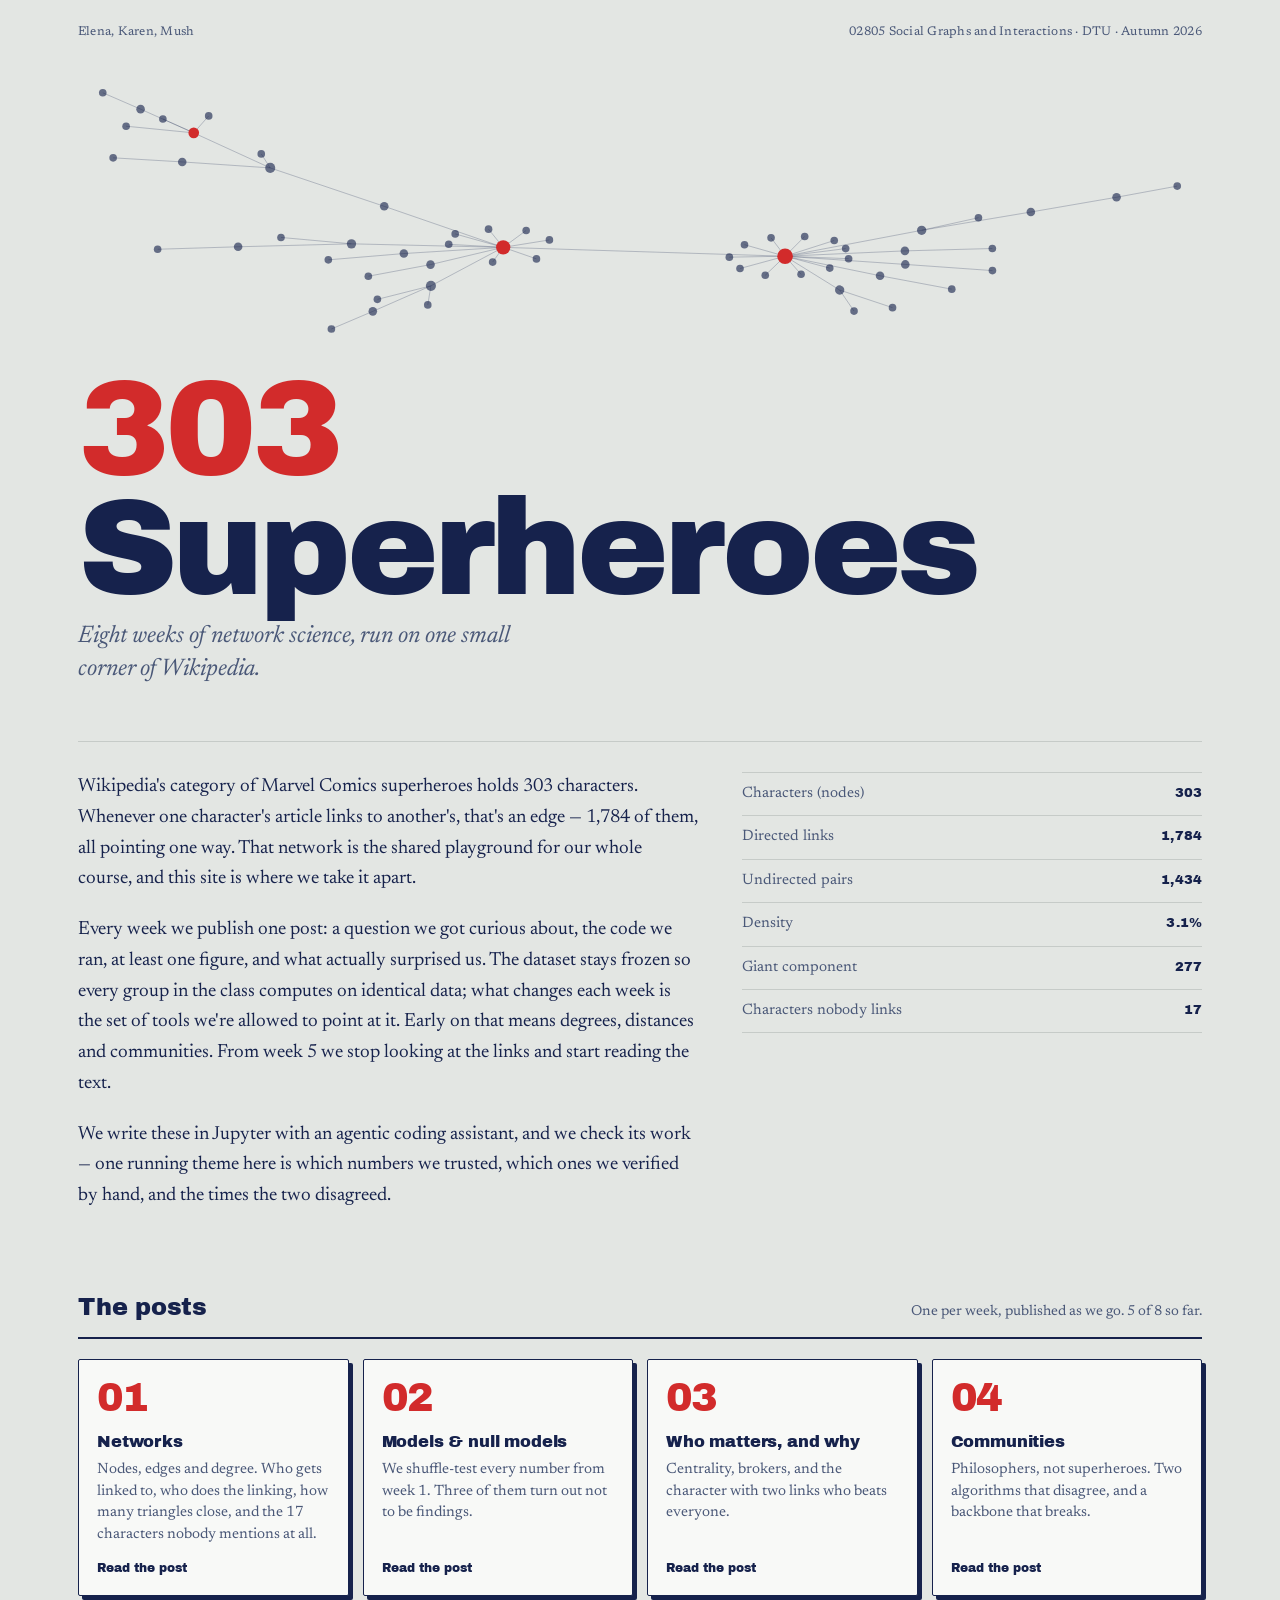
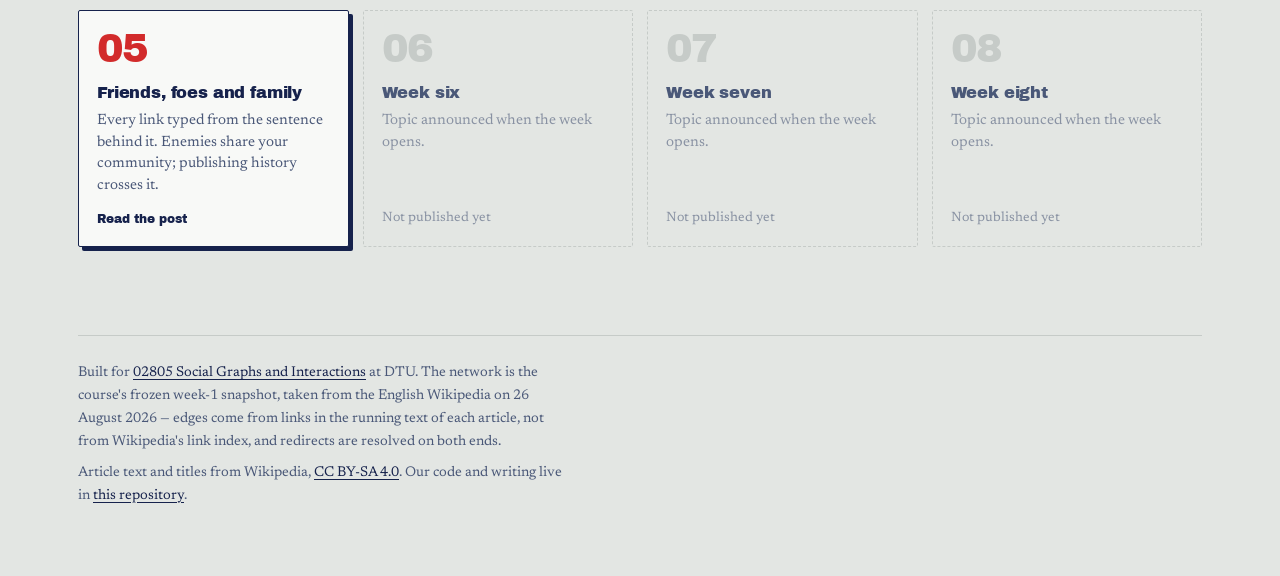
<file: index.html>
<!DOCTYPE html>
<html lang="en">
<head>
<meta charset="utf-8">
<meta name="viewport" content="width=device-width, initial-scale=1">
<title>303 Superheroes — 02805 Social Graphs and Interactions</title>
<meta name="description" content="A group's weekly notebook for DTU 02805: eight posts mapping the Wikipedia link network of 303 Marvel characters.">
<link rel="preconnect" href="https://fonts.googleapis.com">
<link rel="preconnect" href="https://fonts.gstatic.com" crossorigin>
<link href="https://fonts.googleapis.com/css2?family=Archivo+Black&family=Newsreader:ital,opsz,wght@0,6..72,300;0,6..72,400;0,6..72,500;1,6..72,400&display=swap" rel="stylesheet">
<style>
  :root{
    --paper:#E3E6E3;
    --card:#F8F9F7;
    --ink:#16224C;
    --ink-soft:#4A5878;
    --muted:#8992A3;
    --rule:#C6CBC8;
    --red:#D22B2B;
    --measure:62ch;
  }

  *{box-sizing:border-box}
  html{-webkit-text-size-adjust:100%}
  body{
    margin:0;
    background:var(--paper);
    color:var(--ink);
    font-family:"Newsreader",Georgia,serif;
    font-size:19px;
    line-height:1.62;
    font-weight:400;
  }
  .wrap{max-width:1180px;margin:0 auto;padding:0 28px}

  /* ---------- masthead ---------- */
  .topbar{
    display:flex;justify-content:space-between;align-items:baseline;gap:16px;
    padding:22px 0 0;font-size:.78rem;letter-spacing:.02em;color:var(--ink-soft);
  }
  .topbar b{font-family:"Archivo Black",sans-serif;font-weight:400;color:var(--ink);letter-spacing:0}

  .mark{margin:26px 0 0;line-height:0}
  .mark svg{width:100%;height:auto;display:block}
  .mark line{stroke:var(--ink);stroke-width:.9;opacity:.28}
  .mark circle{fill:var(--ink);opacity:.62}
  .mark circle.hub{fill:var(--red);opacity:1}
  @media (prefers-reduced-motion: no-preference){
    .mark svg{animation:settle 1100ms cubic-bezier(.2,.7,.3,1) both}
    @keyframes settle{from{opacity:0;transform:scale(.985)}to{opacity:1;transform:none}}
  }

  h1{
    font-family:"Archivo Black",sans-serif;font-weight:400;
    font-size:clamp(3.2rem,12vw,8.6rem);
    line-height:.86;letter-spacing:-.035em;
    margin:.12em 0 0;
  }
  h1 .n{color:var(--red)}
  .standfirst{
    font-size:clamp(1.15rem,2.4vw,1.5rem);
    font-style:italic;color:var(--ink-soft);
    max-width:34ch;margin:.55em 0 0;line-height:1.35;
  }

  /* ---------- intro ---------- */
  .intro{
    margin:56px 0 0;padding-top:30px;border-top:1px solid var(--rule);
    display:grid;grid-template-columns:minmax(0,1.35fr) minmax(0,1fr);gap:44px;
  }
  .intro p{margin:0 0 1.05em;max-width:var(--measure)}
  .intro p:last-child{margin-bottom:0}
  .facts{margin:0;font-size:.94rem;color:var(--ink-soft)}
  .facts div{display:flex;justify-content:space-between;gap:14px;padding:9px 0;border-bottom:1px solid var(--rule)}
  .facts div:first-child{border-top:1px solid var(--rule)}
  .facts dt{margin:0}
  .facts dd{margin:0;font-family:"Archivo Black",sans-serif;font-size:.82rem;color:var(--ink);letter-spacing:.01em}

  /* ---------- weeks ---------- */
  .weeks-head{
    margin:76px 0 20px;display:flex;justify-content:space-between;align-items:baseline;
    gap:20px;flex-wrap:wrap;border-bottom:2px solid var(--ink);padding-bottom:10px;
  }
  .weeks-head h2{font-family:"Archivo Black",sans-serif;font-weight:400;font-size:1.5rem;margin:0;letter-spacing:-.01em}
  .weeks-head span{font-size:.9rem;color:var(--ink-soft)}

  .grid{
    display:grid;gap:14px;
    grid-template-columns:repeat(4,minmax(0,1fr));
    padding-bottom:8px;
  }

  .week{
    position:relative;display:flex;flex-direction:column;min-height:216px;
    padding:18px 18px 16px;border:1px solid var(--rule);background:transparent;
    border-radius:2px;
  }
  .week .k{
    font-family:"Archivo Black",sans-serif;font-size:2.5rem;line-height:1;
    letter-spacing:-.04em;color:var(--rule);
  }
  .week h3{font-family:"Archivo Black",sans-serif;font-weight:400;font-size:1.02rem;line-height:1.18;margin:14px 0 8px;letter-spacing:-.01em}
  .week p{margin:0;font-size:.93rem;line-height:1.45;color:var(--ink-soft)}
  .week .status{margin-top:auto;padding-top:14px;font-size:.84rem;color:var(--muted)}

  /* unpublished */
  .week.locked{border-style:dashed;color:var(--muted)}
  .week.locked h3{color:var(--ink-soft)}
  .week.locked p{color:var(--muted)}

  /* published */
  a.week{
    text-decoration:none;color:inherit;background:var(--card);
    border-color:var(--ink);
    box-shadow:4px 4px 0 var(--ink);
    transition:box-shadow .12s ease,transform .12s ease;
  }
  a.week .k{color:var(--red)}
  a.week .status{color:var(--ink);font-family:"Archivo Black",sans-serif;font-size:.76rem}
  a.week:hover,a.week:focus-visible{transform:translate(-2px,-2px);box-shadow:6px 6px 0 var(--red)}
  a.week:focus-visible{outline:2px solid var(--red);outline-offset:4px}
  @media (prefers-reduced-motion: reduce){a.week{transition:none}a.week:hover,a.week:focus-visible{transform:none}}

  /* ---------- footer ---------- */
  footer{margin:80px 0 0;border-top:1px solid var(--rule);padding:26px 0 60px;font-size:.88rem;color:var(--ink-soft)}
  footer p{margin:0 0 .6em;max-width:var(--measure)}
  footer a{color:var(--ink);text-decoration-thickness:1px;text-underline-offset:3px}
  footer a:hover{color:var(--red)}

  @media (max-width:900px){
    .grid{grid-template-columns:repeat(2,minmax(0,1fr))}
    .intro{grid-template-columns:1fr;gap:30px;margin-top:44px}
    .mark svg{height:150px;object-fit:cover}
  }
  @media (max-width:520px){
    body{font-size:18px}
    .wrap{padding:0 18px}
    .grid{grid-template-columns:1fr;gap:12px}
    .week{min-height:0}
    .week .k{font-size:2rem}
    .weeks-head{margin-top:56px}
  }
</style>
</head>
<body>
<div class="wrap">

  <div class="topbar">
    <span>Elena, Karen, Mush</span>
    <span>02805 Social Graphs and Interactions · DTU · Autumn 2026</span>
  </div>

  <div class="mark" aria-hidden="true">
    <svg viewBox="0 0 1180 300" xmlns="http://www.w3.org/2000/svg" preserveAspectRatio="xMidYMid slice">
      <g>
<line x1="799.6" y1="233.1" x2="742.3" y2="197.6"/>
<line x1="799.6" y1="233.1" x2="855.1" y2="251.6"/>
<line x1="799.6" y1="233.1" x2="814.7" y2="255.2"/>
<line x1="742.3" y1="197.6" x2="446.4" y2="188.3"/>
<line x1="742.3" y1="197.6" x2="727.6" y2="178.3"/>
<line x1="742.3" y1="197.6" x2="721.5" y2="217.6"/>
<line x1="742.3" y1="197.6" x2="868.1" y2="192.0"/>
<line x1="742.3" y1="197.6" x2="885.7" y2="170.4"/>
<line x1="742.3" y1="197.6" x2="699.7" y2="185.5"/>
<line x1="742.3" y1="197.6" x2="789.2" y2="210.1"/>
<line x1="742.3" y1="197.6" x2="695.0" y2="210.5"/>
<line x1="742.3" y1="197.6" x2="805.9" y2="189.6"/>
<line x1="742.3" y1="197.6" x2="793.9" y2="181.1"/>
<line x1="742.3" y1="197.6" x2="683.8" y2="198.6"/>
<line x1="742.3" y1="197.6" x2="868.5" y2="206.2"/>
<line x1="742.3" y1="197.6" x2="809.0" y2="200.2"/>
<line x1="742.3" y1="197.6" x2="759.1" y2="216.6"/>
<line x1="742.3" y1="197.6" x2="762.9" y2="176.9"/>
<line x1="742.3" y1="197.6" x2="842.0" y2="218.1"/>
<line x1="446.4" y1="188.3" x2="321.5" y2="145.2"/>
<line x1="446.4" y1="188.3" x2="287.1" y2="184.6"/>
<line x1="446.4" y1="188.3" x2="370.1" y2="206.4"/>
<line x1="446.4" y1="188.3" x2="481.3" y2="200.4"/>
<line x1="446.4" y1="188.3" x2="435.3" y2="203.8"/>
<line x1="446.4" y1="188.3" x2="370.5" y2="228.7"/>
<line x1="446.4" y1="188.3" x2="389.2" y2="185.1"/>
<line x1="446.4" y1="188.3" x2="342.1" y2="194.8"/>
<line x1="446.4" y1="188.3" x2="431.0" y2="169.2"/>
<line x1="446.4" y1="188.3" x2="494.9" y2="180.5"/>
<line x1="446.4" y1="188.3" x2="470.5" y2="170.6"/>
<line x1="446.4" y1="188.3" x2="396.0" y2="174.2"/>
<line x1="321.5" y1="145.2" x2="201.8" y2="104.9"/>
<line x1="287.1" y1="184.6" x2="168.1" y2="187.7"/>
<line x1="287.1" y1="184.6" x2="213.1" y2="177.9"/>
<line x1="370.1" y1="206.4" x2="304.8" y2="218.6"/>
<line x1="168.1" y1="187.7" x2="83.6" y2="190.3"/>
<line x1="201.8" y1="104.9" x2="121.5" y2="68.1"/>
<line x1="201.8" y1="104.9" x2="109.4" y2="98.6"/>
<line x1="201.8" y1="104.9" x2="192.4" y2="90.2"/>
<line x1="370.5" y1="228.7" x2="314.3" y2="242.9"/>
<line x1="370.5" y1="228.7" x2="309.5" y2="255.5"/>
<line x1="370.5" y1="228.7" x2="367.2" y2="248.7"/>
<line x1="121.5" y1="68.1" x2="65.7" y2="43.2"/>
<line x1="121.5" y1="68.1" x2="50.5" y2="61.1"/>
<line x1="121.5" y1="68.1" x2="89.1" y2="53.5"/>
<line x1="121.5" y1="68.1" x2="137.2" y2="50.3"/>
<line x1="868.1" y1="192.0" x2="959.9" y2="189.5"/>
<line x1="309.5" y1="255.5" x2="266.0" y2="274.0"/>
<line x1="109.4" y1="98.6" x2="36.9" y2="94.3"/>
<line x1="885.7" y1="170.4" x2="1000.3" y2="151.2"/>
<line x1="885.7" y1="170.4" x2="945.3" y2="157.2"/>
<line x1="1000.3" y1="151.2" x2="1090.3" y2="135.7"/>
<line x1="342.1" y1="194.8" x2="262.8" y2="201.4"/>
<line x1="65.7" y1="43.2" x2="26.0" y2="26.0"/>
<line x1="1090.3" y1="135.7" x2="1154.0" y2="124.0"/>
<line x1="868.5" y1="206.2" x2="960.0" y2="212.7"/>
<line x1="842.0" y1="218.1" x2="917.3" y2="232.2"/>
      </g>
      <g>
<circle cx="799.6" cy="233.1" r="4.9"/>
<circle cx="742.3" cy="197.6" r="8.2" class="hub"/>
<circle cx="446.4" cy="188.3" r="7.5" class="hub"/>
<circle cx="321.5" cy="145.2" r="4.5"/>
<circle cx="287.1" cy="184.6" r="4.9"/>
<circle cx="370.1" cy="206.4" r="4.5"/>
<circle cx="727.6" cy="178.3" r="4.0"/>
<circle cx="481.3" cy="200.4" r="4.0"/>
<circle cx="168.1" cy="187.7" r="4.5"/>
<circle cx="201.8" cy="104.9" r="5.3"/>
<circle cx="435.3" cy="203.8" r="4.0"/>
<circle cx="213.1" cy="177.9" r="4.0"/>
<circle cx="304.8" cy="218.6" r="4.0"/>
<circle cx="370.5" cy="228.7" r="5.3"/>
<circle cx="721.5" cy="217.6" r="4.0"/>
<circle cx="121.5" cy="68.1" r="5.6" class="hub"/>
<circle cx="314.3" cy="242.9" r="4.0"/>
<circle cx="868.1" cy="192.0" r="4.5"/>
<circle cx="309.5" cy="255.5" r="4.5"/>
<circle cx="109.4" cy="98.6" r="4.5"/>
<circle cx="885.7" cy="170.4" r="4.9"/>
<circle cx="1000.3" cy="151.2" r="4.5"/>
<circle cx="855.1" cy="251.6" r="4.0"/>
<circle cx="959.9" cy="189.5" r="4.0"/>
<circle cx="389.2" cy="185.1" r="4.0"/>
<circle cx="342.1" cy="194.8" r="4.5"/>
<circle cx="699.7" cy="185.5" r="4.0"/>
<circle cx="431.0" cy="169.2" r="4.0"/>
<circle cx="83.6" cy="190.3" r="4.0"/>
<circle cx="789.2" cy="210.1" r="4.0"/>
<circle cx="695.0" cy="210.5" r="4.0"/>
<circle cx="262.8" cy="201.4" r="4.0"/>
<circle cx="65.7" cy="43.2" r="4.5"/>
<circle cx="1090.3" cy="135.7" r="4.5"/>
<circle cx="805.9" cy="189.6" r="4.0"/>
<circle cx="367.2" cy="248.7" r="4.0"/>
<circle cx="793.9" cy="181.1" r="4.0"/>
<circle cx="50.5" cy="61.1" r="4.0"/>
<circle cx="36.9" cy="94.3" r="4.0"/>
<circle cx="26.0" cy="26.0" r="4.0"/>
<circle cx="814.7" cy="255.2" r="4.0"/>
<circle cx="683.8" cy="198.6" r="4.0"/>
<circle cx="868.5" cy="206.2" r="4.5"/>
<circle cx="960.0" cy="212.7" r="4.0"/>
<circle cx="266.0" cy="274.0" r="4.0"/>
<circle cx="494.9" cy="180.5" r="4.0"/>
<circle cx="809.0" cy="200.2" r="4.0"/>
<circle cx="759.1" cy="216.6" r="4.0"/>
<circle cx="762.9" cy="176.9" r="4.0"/>
<circle cx="842.0" cy="218.1" r="4.5"/>
<circle cx="945.3" cy="157.2" r="4.0"/>
<circle cx="917.3" cy="232.2" r="4.0"/>
<circle cx="89.1" cy="53.5" r="4.0"/>
<circle cx="1154.0" cy="124.0" r="4.0"/>
<circle cx="192.4" cy="90.2" r="4.0"/>
<circle cx="470.5" cy="170.6" r="4.0"/>
<circle cx="396.0" cy="174.2" r="4.0"/>
<circle cx="137.2" cy="50.3" r="4.0"/>
      </g>
    </svg>
  </div>

  <h1><span class="n">303</span> Superheroes</h1>
  <p class="standfirst">Eight weeks of network science, run on one small corner of Wikipedia.</p>

  <section class="intro">
    <div>
      <p>Wikipedia's category of Marvel Comics superheroes holds 303 characters. Whenever one character's article links to another's, that's an edge — 1,784 of them, all pointing one way. That network is the shared playground for our whole course, and this site is where we take it apart.</p>
      <p>Every week we publish one post: a question we got curious about, the code we ran, at least one figure, and what actually surprised us. The dataset stays frozen so every group in the class computes on identical data; what changes each week is the set of tools we're allowed to point at it. Early on that means degrees, distances and communities. From week 5 we stop looking at the links and start reading the text.</p>
      <p>We write these in Jupyter with an agentic coding assistant, and we check its work — one running theme here is which numbers we trusted, which ones we verified by hand, and the times the two disagreed.</p>
    </div>
    <dl class="facts">
      <div><dt>Characters (nodes)</dt><dd>303</dd></div>
      <div><dt>Directed links</dt><dd>1,784</dd></div>
      <div><dt>Undirected pairs</dt><dd>1,434</dd></div>
      <div><dt>Density</dt><dd>3.1%</dd></div>
      <div><dt>Giant component</dt><dd>277</dd></div>
      <div><dt>Characters nobody links</dt><dd>17</dd></div>
    </dl>
  </section>

  <div class="weeks-head">
    <h2>The posts</h2>
    <span>One per week, published as we go. 5 of 8 so far.</span>
  </div>

  <div class="grid">

    <a class="week" href="weeks/week1/week1.html">
      <div class="k">01</div>
      <h3>Networks</h3>
      <p>Nodes, edges and degree. Who gets linked to, who does the linking, how many triangles close, and the 17 characters nobody mentions at all.</p>
      <div class="status">Read the post</div>
    </a>

    <!-- Weeks 2-5 topics are our best guess from the week 1 page; confirm and rewrite as each week opens. -->
    <a class="week" href="weeks/week2/week2.html">
      <div class="k">02</div>
      <h3>Models &amp; null models</h3>
      <p>We shuffle-test every number from week 1. Three of them turn out not to be findings.</p>
      <div class="status">Read the post</div>
    </a>

    <a class="week" href="weeks/week3/week3.html">
      <div class="k">03</div>
      <h3>Who matters, and why</h3>
      <p>Centrality, brokers, and the character with two links who beats everyone.</p>
      <div class="status">Read the post</div>
    </a>

    <a class="week" href="weeks/week4/week4.html">
      <div class="k">04</div>
      <h3>Communities</h3>
      <p>Philosophers, not superheroes. Two algorithms that disagree, and a backbone that breaks.</p>
      <div class="status">Read the post</div>
    </a>

    <a class="week" href="weeks/week5/week5.html">
      <div class="k">05</div>
      <h3>Friends, foes and family</h3>
      <p>Every link typed from the sentence behind it. Enemies share your community; publishing history crosses it.</p>
      <div class="status">Read the post</div>
    </a>

    <div class="week locked">
      <div class="k">06</div>
      <h3>Week six</h3>
      <p>Topic announced when the week opens.</p>
      <div class="status">Not published yet</div>
    </div>

    <div class="week locked">
      <div class="k">07</div>
      <h3>Week seven</h3>
      <p>Topic announced when the week opens.</p>
      <div class="status">Not published yet</div>
    </div>

    <div class="week locked">
      <div class="k">08</div>
      <h3>Week eight</h3>
      <p>Topic announced when the week opens.</p>
      <div class="status">Not published yet</div>
    </div>

  </div>

  <footer>
    <p>Built for <a href="https://sunelehmann.com/socialgraphs2026-web/index.html">02805 Social Graphs and Interactions</a> at DTU. The network is the course's frozen week-1 snapshot, taken from the English Wikipedia on 26 August 2026 — edges come from links in the running text of each article, not from Wikipedia's link index, and redirects are resolved on both ends.</p>
    <p>Article text and titles from Wikipedia, <a href="https://creativecommons.org/licenses/by-sa/4.0/">CC BY-SA 4.0</a>. Our code and writing live in <a href="#">this repository</a>.</p>
  </footer>

</div>
</body>
</html>
</file>
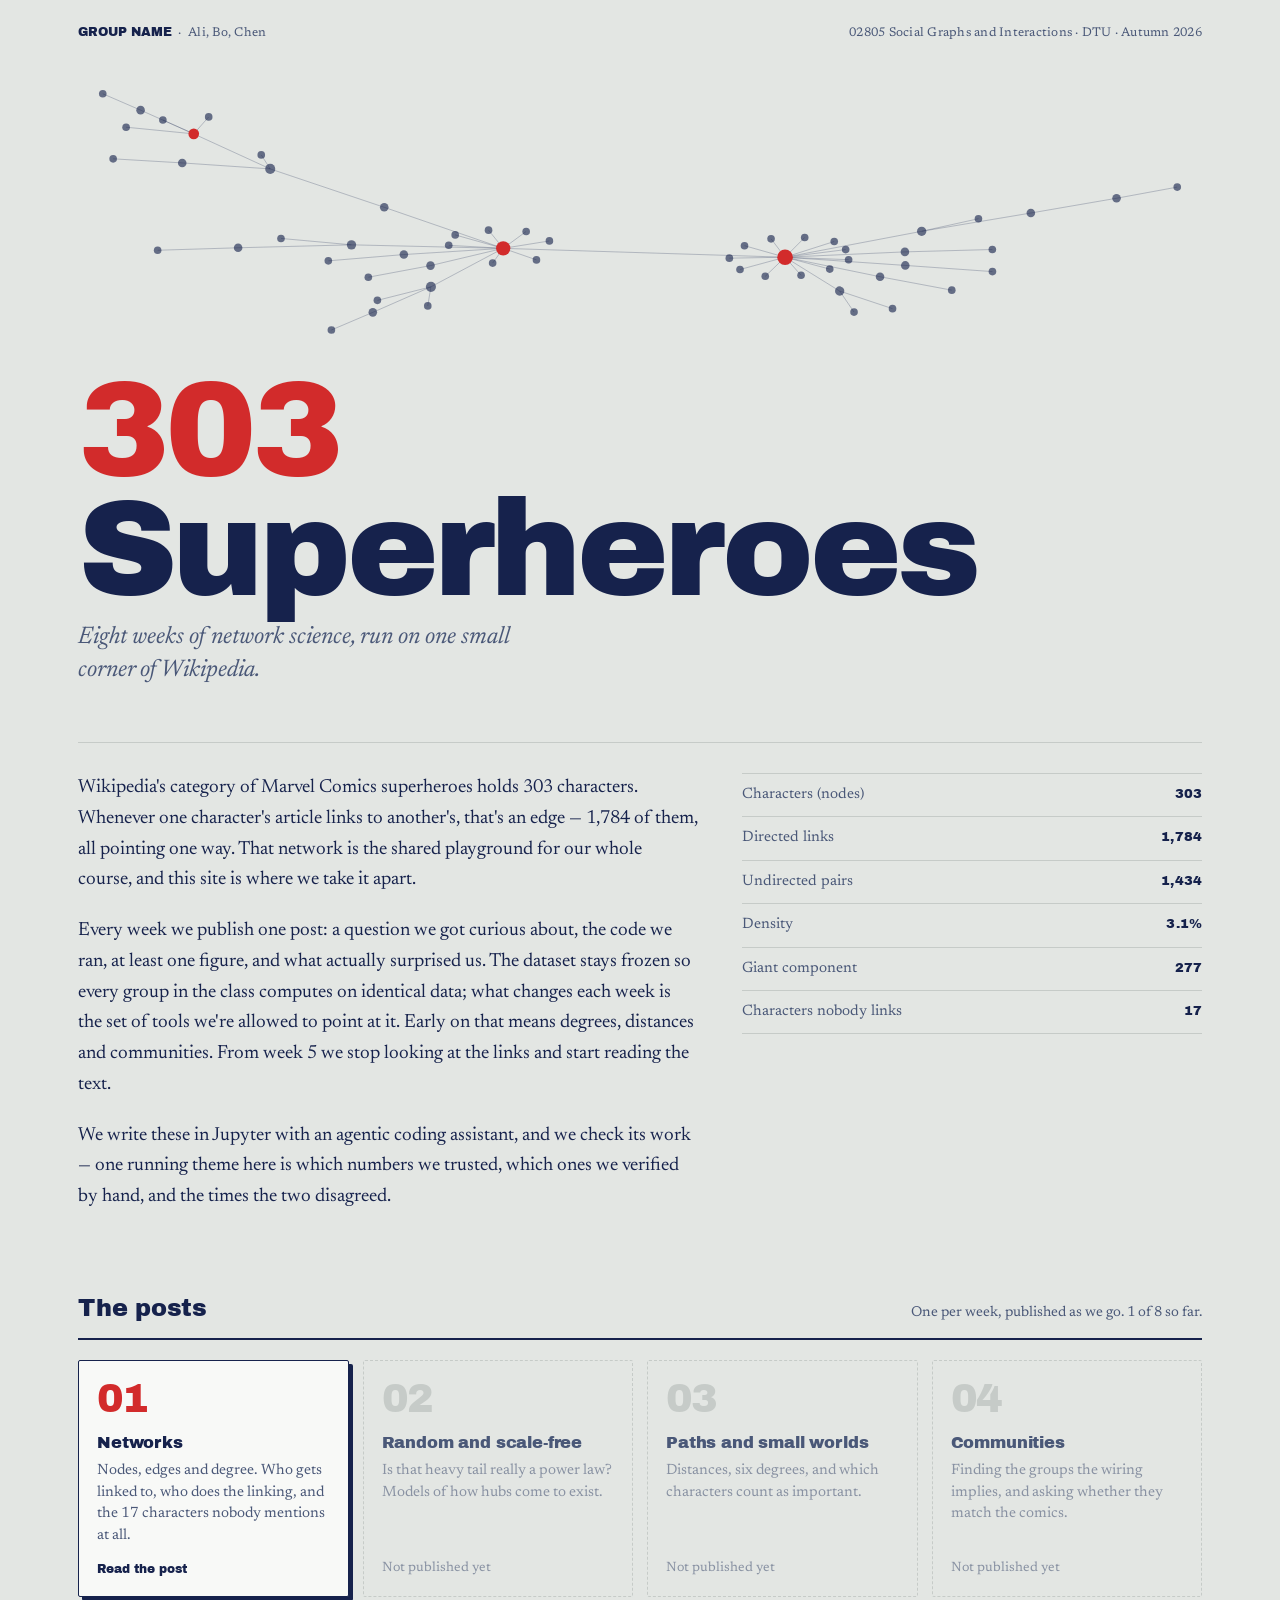
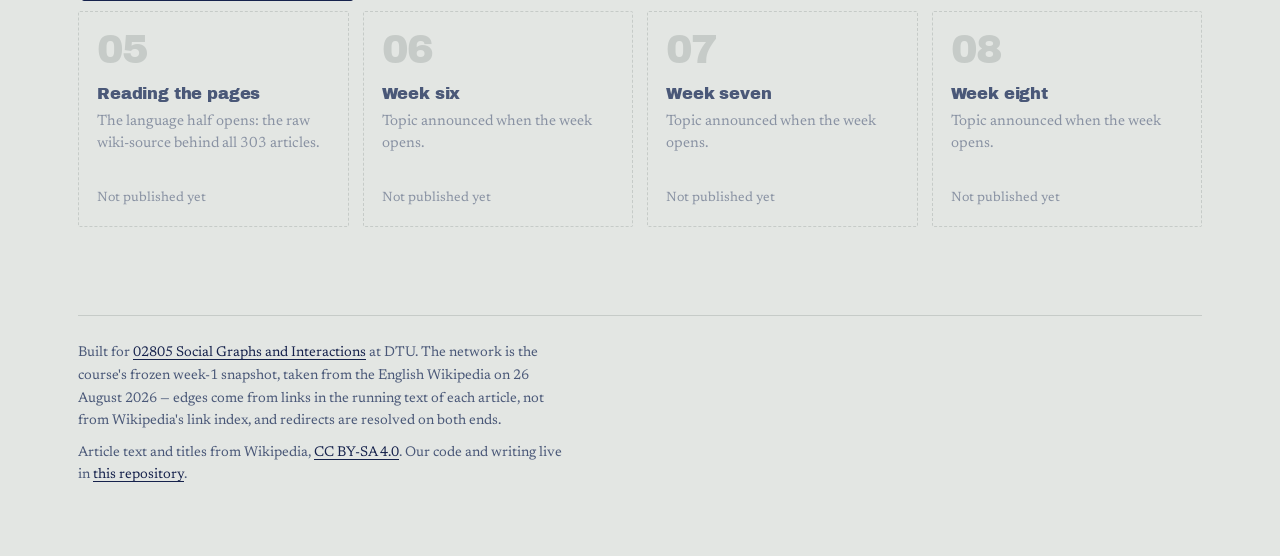
<file: .github/workflows/index.html>
<!DOCTYPE html>
<html lang="en">
<head>
<meta charset="utf-8">
<meta name="viewport" content="width=device-width, initial-scale=1">
<title>303 Superheroes — 02805 Social Graphs and Interactions</title>
<meta name="description" content="A group's weekly notebook for DTU 02805: eight posts mapping the Wikipedia link network of 303 Marvel characters.">
<link rel="preconnect" href="https://fonts.googleapis.com">
<link rel="preconnect" href="https://fonts.gstatic.com" crossorigin>
<link href="https://fonts.googleapis.com/css2?family=Archivo+Black&family=Newsreader:ital,opsz,wght@0,6..72,300;0,6..72,400;0,6..72,500;1,6..72,400&display=swap" rel="stylesheet">
<style>
  :root{
    --paper:#E3E6E3;
    --card:#F8F9F7;
    --ink:#16224C;
    --ink-soft:#4A5878;
    --muted:#8992A3;
    --rule:#C6CBC8;
    --red:#D22B2B;
    --measure:62ch;
  }

  *{box-sizing:border-box}
  html{-webkit-text-size-adjust:100%}
  body{
    margin:0;
    background:var(--paper);
    color:var(--ink);
    font-family:"Newsreader",Georgia,serif;
    font-size:19px;
    line-height:1.62;
    font-weight:400;
  }
  .wrap{max-width:1180px;margin:0 auto;padding:0 28px}

  /* ---------- masthead ---------- */
  .topbar{
    display:flex;justify-content:space-between;align-items:baseline;gap:16px;
    padding:22px 0 0;font-size:.78rem;letter-spacing:.02em;color:var(--ink-soft);
  }
  .topbar b{font-family:"Archivo Black",sans-serif;font-weight:400;color:var(--ink);letter-spacing:0}

  .mark{margin:26px 0 0;line-height:0}
  .mark svg{width:100%;height:auto;display:block}
  .mark line{stroke:var(--ink);stroke-width:.9;opacity:.28}
  .mark circle{fill:var(--ink);opacity:.62}
  .mark circle.hub{fill:var(--red);opacity:1}
  @media (prefers-reduced-motion: no-preference){
    .mark svg{animation:settle 1100ms cubic-bezier(.2,.7,.3,1) both}
    @keyframes settle{from{opacity:0;transform:scale(.985)}to{opacity:1;transform:none}}
  }

  h1{
    font-family:"Archivo Black",sans-serif;font-weight:400;
    font-size:clamp(3.2rem,12vw,8.6rem);
    line-height:.86;letter-spacing:-.035em;
    margin:.12em 0 0;
  }
  h1 .n{color:var(--red)}
  .standfirst{
    font-size:clamp(1.15rem,2.4vw,1.5rem);
    font-style:italic;color:var(--ink-soft);
    max-width:34ch;margin:.55em 0 0;line-height:1.35;
  }

  /* ---------- intro ---------- */
  .intro{
    margin:56px 0 0;padding-top:30px;border-top:1px solid var(--rule);
    display:grid;grid-template-columns:minmax(0,1.35fr) minmax(0,1fr);gap:44px;
  }
  .intro p{margin:0 0 1.05em;max-width:var(--measure)}
  .intro p:last-child{margin-bottom:0}
  .facts{margin:0;font-size:.94rem;color:var(--ink-soft)}
  .facts div{display:flex;justify-content:space-between;gap:14px;padding:9px 0;border-bottom:1px solid var(--rule)}
  .facts div:first-child{border-top:1px solid var(--rule)}
  .facts dt{margin:0}
  .facts dd{margin:0;font-family:"Archivo Black",sans-serif;font-size:.82rem;color:var(--ink);letter-spacing:.01em}

  /* ---------- weeks ---------- */
  .weeks-head{
    margin:76px 0 20px;display:flex;justify-content:space-between;align-items:baseline;
    gap:20px;flex-wrap:wrap;border-bottom:2px solid var(--ink);padding-bottom:10px;
  }
  .weeks-head h2{font-family:"Archivo Black",sans-serif;font-weight:400;font-size:1.5rem;margin:0;letter-spacing:-.01em}
  .weeks-head span{font-size:.9rem;color:var(--ink-soft)}

  .grid{
    display:grid;gap:14px;
    grid-template-columns:repeat(4,minmax(0,1fr));
    padding-bottom:8px;
  }

  .week{
    position:relative;display:flex;flex-direction:column;min-height:216px;
    padding:18px 18px 16px;border:1px solid var(--rule);background:transparent;
    border-radius:2px;
  }
  .week .k{
    font-family:"Archivo Black",sans-serif;font-size:2.5rem;line-height:1;
    letter-spacing:-.04em;color:var(--rule);
  }
  .week h3{font-family:"Archivo Black",sans-serif;font-weight:400;font-size:1.02rem;line-height:1.18;margin:14px 0 8px;letter-spacing:-.01em}
  .week p{margin:0;font-size:.93rem;line-height:1.45;color:var(--ink-soft)}
  .week .status{margin-top:auto;padding-top:14px;font-size:.84rem;color:var(--muted)}

  /* unpublished */
  .week.locked{border-style:dashed;color:var(--muted)}
  .week.locked h3{color:var(--ink-soft)}
  .week.locked p{color:var(--muted)}

  /* published */
  a.week{
    text-decoration:none;color:inherit;background:var(--card);
    border-color:var(--ink);
    box-shadow:4px 4px 0 var(--ink);
    transition:box-shadow .12s ease,transform .12s ease;
  }
  a.week .k{color:var(--red)}
  a.week .status{color:var(--ink);font-family:"Archivo Black",sans-serif;font-size:.76rem}
  a.week:hover,a.week:focus-visible{transform:translate(-2px,-2px);box-shadow:6px 6px 0 var(--red)}
  a.week:focus-visible{outline:2px solid var(--red);outline-offset:4px}
  @media (prefers-reduced-motion: reduce){a.week{transition:none}a.week:hover,a.week:focus-visible{transform:none}}

  /* ---------- footer ---------- */
  footer{margin:80px 0 0;border-top:1px solid var(--rule);padding:26px 0 60px;font-size:.88rem;color:var(--ink-soft)}
  footer p{margin:0 0 .6em;max-width:var(--measure)}
  footer a{color:var(--ink);text-decoration-thickness:1px;text-underline-offset:3px}
  footer a:hover{color:var(--red)}

  @media (max-width:900px){
    .grid{grid-template-columns:repeat(2,minmax(0,1fr))}
    .intro{grid-template-columns:1fr;gap:30px;margin-top:44px}
    .mark svg{height:150px;object-fit:cover}
  }
  @media (max-width:520px){
    body{font-size:18px}
    .wrap{padding:0 18px}
    .grid{grid-template-columns:1fr;gap:12px}
    .week{min-height:0}
    .week .k{font-size:2rem}
    .weeks-head{margin-top:56px}
  }
</style>
</head>
<body>
<div class="wrap">

  <div class="topbar">
    <span><b>GROUP NAME</b> &nbsp;· &nbsp;Ali, Bo, Chen</span>
    <span>02805 Social Graphs and Interactions · DTU · Autumn 2026</span>
  </div>

  <div class="mark" aria-hidden="true">
    <svg viewBox="0 0 1180 300" xmlns="http://www.w3.org/2000/svg" preserveAspectRatio="xMidYMid slice">
      <g>
<line x1="799.6" y1="233.1" x2="742.3" y2="197.6"/>
<line x1="799.6" y1="233.1" x2="855.1" y2="251.6"/>
<line x1="799.6" y1="233.1" x2="814.7" y2="255.2"/>
<line x1="742.3" y1="197.6" x2="446.4" y2="188.3"/>
<line x1="742.3" y1="197.6" x2="727.6" y2="178.3"/>
<line x1="742.3" y1="197.6" x2="721.5" y2="217.6"/>
<line x1="742.3" y1="197.6" x2="868.1" y2="192.0"/>
<line x1="742.3" y1="197.6" x2="885.7" y2="170.4"/>
<line x1="742.3" y1="197.6" x2="699.7" y2="185.5"/>
<line x1="742.3" y1="197.6" x2="789.2" y2="210.1"/>
<line x1="742.3" y1="197.6" x2="695.0" y2="210.5"/>
<line x1="742.3" y1="197.6" x2="805.9" y2="189.6"/>
<line x1="742.3" y1="197.6" x2="793.9" y2="181.1"/>
<line x1="742.3" y1="197.6" x2="683.8" y2="198.6"/>
<line x1="742.3" y1="197.6" x2="868.5" y2="206.2"/>
<line x1="742.3" y1="197.6" x2="809.0" y2="200.2"/>
<line x1="742.3" y1="197.6" x2="759.1" y2="216.6"/>
<line x1="742.3" y1="197.6" x2="762.9" y2="176.9"/>
<line x1="742.3" y1="197.6" x2="842.0" y2="218.1"/>
<line x1="446.4" y1="188.3" x2="321.5" y2="145.2"/>
<line x1="446.4" y1="188.3" x2="287.1" y2="184.6"/>
<line x1="446.4" y1="188.3" x2="370.1" y2="206.4"/>
<line x1="446.4" y1="188.3" x2="481.3" y2="200.4"/>
<line x1="446.4" y1="188.3" x2="435.3" y2="203.8"/>
<line x1="446.4" y1="188.3" x2="370.5" y2="228.7"/>
<line x1="446.4" y1="188.3" x2="389.2" y2="185.1"/>
<line x1="446.4" y1="188.3" x2="342.1" y2="194.8"/>
<line x1="446.4" y1="188.3" x2="431.0" y2="169.2"/>
<line x1="446.4" y1="188.3" x2="494.9" y2="180.5"/>
<line x1="446.4" y1="188.3" x2="470.5" y2="170.6"/>
<line x1="446.4" y1="188.3" x2="396.0" y2="174.2"/>
<line x1="321.5" y1="145.2" x2="201.8" y2="104.9"/>
<line x1="287.1" y1="184.6" x2="168.1" y2="187.7"/>
<line x1="287.1" y1="184.6" x2="213.1" y2="177.9"/>
<line x1="370.1" y1="206.4" x2="304.8" y2="218.6"/>
<line x1="168.1" y1="187.7" x2="83.6" y2="190.3"/>
<line x1="201.8" y1="104.9" x2="121.5" y2="68.1"/>
<line x1="201.8" y1="104.9" x2="109.4" y2="98.6"/>
<line x1="201.8" y1="104.9" x2="192.4" y2="90.2"/>
<line x1="370.5" y1="228.7" x2="314.3" y2="242.9"/>
<line x1="370.5" y1="228.7" x2="309.5" y2="255.5"/>
<line x1="370.5" y1="228.7" x2="367.2" y2="248.7"/>
<line x1="121.5" y1="68.1" x2="65.7" y2="43.2"/>
<line x1="121.5" y1="68.1" x2="50.5" y2="61.1"/>
<line x1="121.5" y1="68.1" x2="89.1" y2="53.5"/>
<line x1="121.5" y1="68.1" x2="137.2" y2="50.3"/>
<line x1="868.1" y1="192.0" x2="959.9" y2="189.5"/>
<line x1="309.5" y1="255.5" x2="266.0" y2="274.0"/>
<line x1="109.4" y1="98.6" x2="36.9" y2="94.3"/>
<line x1="885.7" y1="170.4" x2="1000.3" y2="151.2"/>
<line x1="885.7" y1="170.4" x2="945.3" y2="157.2"/>
<line x1="1000.3" y1="151.2" x2="1090.3" y2="135.7"/>
<line x1="342.1" y1="194.8" x2="262.8" y2="201.4"/>
<line x1="65.7" y1="43.2" x2="26.0" y2="26.0"/>
<line x1="1090.3" y1="135.7" x2="1154.0" y2="124.0"/>
<line x1="868.5" y1="206.2" x2="960.0" y2="212.7"/>
<line x1="842.0" y1="218.1" x2="917.3" y2="232.2"/>
      </g>
      <g>
<circle cx="799.6" cy="233.1" r="4.9"/>
<circle cx="742.3" cy="197.6" r="8.2" class="hub"/>
<circle cx="446.4" cy="188.3" r="7.5" class="hub"/>
<circle cx="321.5" cy="145.2" r="4.5"/>
<circle cx="287.1" cy="184.6" r="4.9"/>
<circle cx="370.1" cy="206.4" r="4.5"/>
<circle cx="727.6" cy="178.3" r="4.0"/>
<circle cx="481.3" cy="200.4" r="4.0"/>
<circle cx="168.1" cy="187.7" r="4.5"/>
<circle cx="201.8" cy="104.9" r="5.3"/>
<circle cx="435.3" cy="203.8" r="4.0"/>
<circle cx="213.1" cy="177.9" r="4.0"/>
<circle cx="304.8" cy="218.6" r="4.0"/>
<circle cx="370.5" cy="228.7" r="5.3"/>
<circle cx="721.5" cy="217.6" r="4.0"/>
<circle cx="121.5" cy="68.1" r="5.6" class="hub"/>
<circle cx="314.3" cy="242.9" r="4.0"/>
<circle cx="868.1" cy="192.0" r="4.5"/>
<circle cx="309.5" cy="255.5" r="4.5"/>
<circle cx="109.4" cy="98.6" r="4.5"/>
<circle cx="885.7" cy="170.4" r="4.9"/>
<circle cx="1000.3" cy="151.2" r="4.5"/>
<circle cx="855.1" cy="251.6" r="4.0"/>
<circle cx="959.9" cy="189.5" r="4.0"/>
<circle cx="389.2" cy="185.1" r="4.0"/>
<circle cx="342.1" cy="194.8" r="4.5"/>
<circle cx="699.7" cy="185.5" r="4.0"/>
<circle cx="431.0" cy="169.2" r="4.0"/>
<circle cx="83.6" cy="190.3" r="4.0"/>
<circle cx="789.2" cy="210.1" r="4.0"/>
<circle cx="695.0" cy="210.5" r="4.0"/>
<circle cx="262.8" cy="201.4" r="4.0"/>
<circle cx="65.7" cy="43.2" r="4.5"/>
<circle cx="1090.3" cy="135.7" r="4.5"/>
<circle cx="805.9" cy="189.6" r="4.0"/>
<circle cx="367.2" cy="248.7" r="4.0"/>
<circle cx="793.9" cy="181.1" r="4.0"/>
<circle cx="50.5" cy="61.1" r="4.0"/>
<circle cx="36.9" cy="94.3" r="4.0"/>
<circle cx="26.0" cy="26.0" r="4.0"/>
<circle cx="814.7" cy="255.2" r="4.0"/>
<circle cx="683.8" cy="198.6" r="4.0"/>
<circle cx="868.5" cy="206.2" r="4.5"/>
<circle cx="960.0" cy="212.7" r="4.0"/>
<circle cx="266.0" cy="274.0" r="4.0"/>
<circle cx="494.9" cy="180.5" r="4.0"/>
<circle cx="809.0" cy="200.2" r="4.0"/>
<circle cx="759.1" cy="216.6" r="4.0"/>
<circle cx="762.9" cy="176.9" r="4.0"/>
<circle cx="842.0" cy="218.1" r="4.5"/>
<circle cx="945.3" cy="157.2" r="4.0"/>
<circle cx="917.3" cy="232.2" r="4.0"/>
<circle cx="89.1" cy="53.5" r="4.0"/>
<circle cx="1154.0" cy="124.0" r="4.0"/>
<circle cx="192.4" cy="90.2" r="4.0"/>
<circle cx="470.5" cy="170.6" r="4.0"/>
<circle cx="396.0" cy="174.2" r="4.0"/>
<circle cx="137.2" cy="50.3" r="4.0"/>
      </g>
    </svg>
  </div>

  <h1><span class="n">303</span> Superheroes</h1>
  <p class="standfirst">Eight weeks of network science, run on one small corner of Wikipedia.</p>

  <section class="intro">
    <div>
      <p>Wikipedia's category of Marvel Comics superheroes holds 303 characters. Whenever one character's article links to another's, that's an edge — 1,784 of them, all pointing one way. That network is the shared playground for our whole course, and this site is where we take it apart.</p>
      <p>Every week we publish one post: a question we got curious about, the code we ran, at least one figure, and what actually surprised us. The dataset stays frozen so every group in the class computes on identical data; what changes each week is the set of tools we're allowed to point at it. Early on that means degrees, distances and communities. From week 5 we stop looking at the links and start reading the text.</p>
      <p>We write these in Jupyter with an agentic coding assistant, and we check its work — one running theme here is which numbers we trusted, which ones we verified by hand, and the times the two disagreed.</p>
    </div>
    <dl class="facts">
      <div><dt>Characters (nodes)</dt><dd>303</dd></div>
      <div><dt>Directed links</dt><dd>1,784</dd></div>
      <div><dt>Undirected pairs</dt><dd>1,434</dd></div>
      <div><dt>Density</dt><dd>3.1%</dd></div>
      <div><dt>Giant component</dt><dd>277</dd></div>
      <div><dt>Characters nobody links</dt><dd>17</dd></div>
    </dl>
  </section>

  <div class="weeks-head">
    <h2>The posts</h2>
    <span>One per week, published as we go. 1 of 8 so far.</span>
  </div>

  <div class="grid">

    <a class="week" href="weeks/week1.html">
      <div class="k">01</div>
      <h3>Networks</h3>
      <p>Nodes, edges and degree. Who gets linked to, who does the linking, and the 17 characters nobody mentions at all.</p>
      <div class="status">Read the post</div>
    </a>

    <!-- Weeks 2-5 topics are our best guess from the week 1 page; confirm and rewrite as each week opens. -->
    <div class="week locked">
      <div class="k">02</div>
      <h3>Random and scale-free</h3>
      <p>Is that heavy tail really a power law? Models of how hubs come to exist.</p>
      <div class="status">Not published yet</div>
    </div>

    <div class="week locked">
      <div class="k">03</div>
      <h3>Paths and small worlds</h3>
      <p>Distances, six degrees, and which characters count as important.</p>
      <div class="status">Not published yet</div>
    </div>

    <div class="week locked">
      <div class="k">04</div>
      <h3>Communities</h3>
      <p>Finding the groups the wiring implies, and asking whether they match the comics.</p>
      <div class="status">Not published yet</div>
    </div>

    <div class="week locked">
      <div class="k">05</div>
      <h3>Reading the pages</h3>
      <p>The language half opens: the raw wiki-source behind all 303 articles.</p>
      <div class="status">Not published yet</div>
    </div>

    <div class="week locked">
      <div class="k">06</div>
      <h3>Week six</h3>
      <p>Topic announced when the week opens.</p>
      <div class="status">Not published yet</div>
    </div>

    <div class="week locked">
      <div class="k">07</div>
      <h3>Week seven</h3>
      <p>Topic announced when the week opens.</p>
      <div class="status">Not published yet</div>
    </div>

    <div class="week locked">
      <div class="k">08</div>
      <h3>Week eight</h3>
      <p>Topic announced when the week opens.</p>
      <div class="status">Not published yet</div>
    </div>

  </div>

  <footer>
    <p>Built for <a href="https://sunelehmann.com/socialgraphs2026-web/index.html">02805 Social Graphs and Interactions</a> at DTU. The network is the course's frozen week-1 snapshot, taken from the English Wikipedia on 26 August 2026 — edges come from links in the running text of each article, not from Wikipedia's link index, and redirects are resolved on both ends.</p>
    <p>Article text and titles from Wikipedia, <a href="https://creativecommons.org/licenses/by-sa/4.0/">CC BY-SA 4.0</a>. Our code and writing live in <a href="#">this repository</a>.</p>
  </footer>

</div>
</body>
</html>
</file>
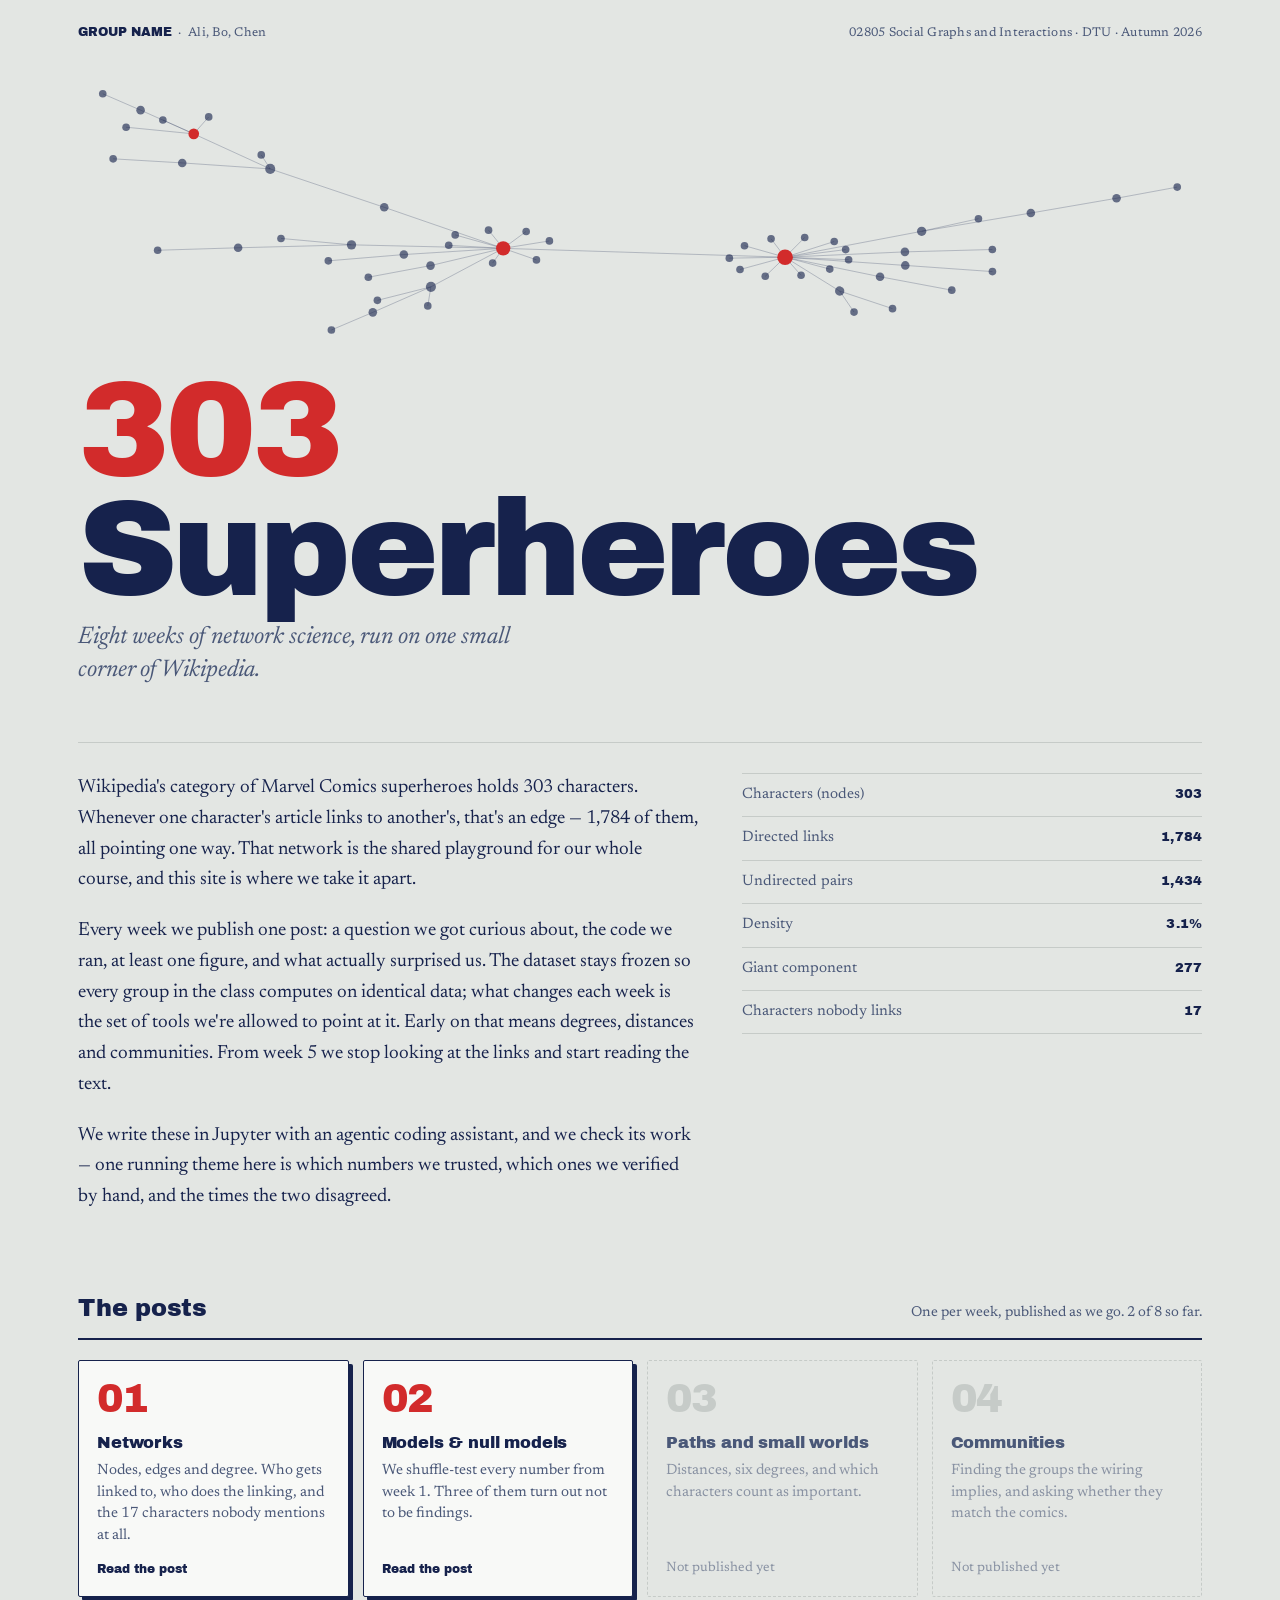
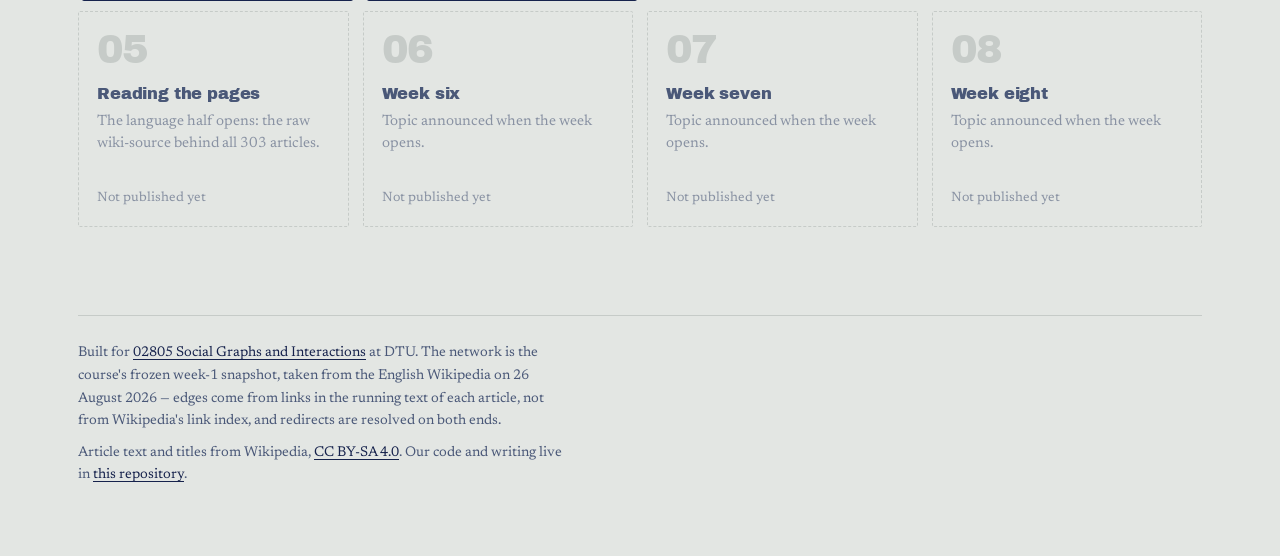
<file: index (1).html>
<!DOCTYPE html>
<html lang="en">
<head>
<meta charset="utf-8">
<meta name="viewport" content="width=device-width, initial-scale=1">
<title>303 Superheroes — 02805 Social Graphs and Interactions</title>
<meta name="description" content="A group's weekly notebook for DTU 02805: eight posts mapping the Wikipedia link network of 303 Marvel characters.">
<link rel="preconnect" href="https://fonts.googleapis.com">
<link rel="preconnect" href="https://fonts.gstatic.com" crossorigin>
<link href="https://fonts.googleapis.com/css2?family=Archivo+Black&family=Newsreader:ital,opsz,wght@0,6..72,300;0,6..72,400;0,6..72,500;1,6..72,400&display=swap" rel="stylesheet">
<style>
  :root{
    --paper:#E3E6E3;
    --card:#F8F9F7;
    --ink:#16224C;
    --ink-soft:#4A5878;
    --muted:#8992A3;
    --rule:#C6CBC8;
    --red:#D22B2B;
    --measure:62ch;
  }

  *{box-sizing:border-box}
  html{-webkit-text-size-adjust:100%}
  body{
    margin:0;
    background:var(--paper);
    color:var(--ink);
    font-family:"Newsreader",Georgia,serif;
    font-size:19px;
    line-height:1.62;
    font-weight:400;
  }
  .wrap{max-width:1180px;margin:0 auto;padding:0 28px}

  /* ---------- masthead ---------- */
  .topbar{
    display:flex;justify-content:space-between;align-items:baseline;gap:16px;
    padding:22px 0 0;font-size:.78rem;letter-spacing:.02em;color:var(--ink-soft);
  }
  .topbar b{font-family:"Archivo Black",sans-serif;font-weight:400;color:var(--ink);letter-spacing:0}

  .mark{margin:26px 0 0;line-height:0}
  .mark svg{width:100%;height:auto;display:block}
  .mark line{stroke:var(--ink);stroke-width:.9;opacity:.28}
  .mark circle{fill:var(--ink);opacity:.62}
  .mark circle.hub{fill:var(--red);opacity:1}
  @media (prefers-reduced-motion: no-preference){
    .mark svg{animation:settle 1100ms cubic-bezier(.2,.7,.3,1) both}
    @keyframes settle{from{opacity:0;transform:scale(.985)}to{opacity:1;transform:none}}
  }

  h1{
    font-family:"Archivo Black",sans-serif;font-weight:400;
    font-size:clamp(3.2rem,12vw,8.6rem);
    line-height:.86;letter-spacing:-.035em;
    margin:.12em 0 0;
  }
  h1 .n{color:var(--red)}
  .standfirst{
    font-size:clamp(1.15rem,2.4vw,1.5rem);
    font-style:italic;color:var(--ink-soft);
    max-width:34ch;margin:.55em 0 0;line-height:1.35;
  }

  /* ---------- intro ---------- */
  .intro{
    margin:56px 0 0;padding-top:30px;border-top:1px solid var(--rule);
    display:grid;grid-template-columns:minmax(0,1.35fr) minmax(0,1fr);gap:44px;
  }
  .intro p{margin:0 0 1.05em;max-width:var(--measure)}
  .intro p:last-child{margin-bottom:0}
  .facts{margin:0;font-size:.94rem;color:var(--ink-soft)}
  .facts div{display:flex;justify-content:space-between;gap:14px;padding:9px 0;border-bottom:1px solid var(--rule)}
  .facts div:first-child{border-top:1px solid var(--rule)}
  .facts dt{margin:0}
  .facts dd{margin:0;font-family:"Archivo Black",sans-serif;font-size:.82rem;color:var(--ink);letter-spacing:.01em}

  /* ---------- weeks ---------- */
  .weeks-head{
    margin:76px 0 20px;display:flex;justify-content:space-between;align-items:baseline;
    gap:20px;flex-wrap:wrap;border-bottom:2px solid var(--ink);padding-bottom:10px;
  }
  .weeks-head h2{font-family:"Archivo Black",sans-serif;font-weight:400;font-size:1.5rem;margin:0;letter-spacing:-.01em}
  .weeks-head span{font-size:.9rem;color:var(--ink-soft)}

  .grid{
    display:grid;gap:14px;
    grid-template-columns:repeat(4,minmax(0,1fr));
    padding-bottom:8px;
  }

  .week{
    position:relative;display:flex;flex-direction:column;min-height:216px;
    padding:18px 18px 16px;border:1px solid var(--rule);background:transparent;
    border-radius:2px;
  }
  .week .k{
    font-family:"Archivo Black",sans-serif;font-size:2.5rem;line-height:1;
    letter-spacing:-.04em;color:var(--rule);
  }
  .week h3{font-family:"Archivo Black",sans-serif;font-weight:400;font-size:1.02rem;line-height:1.18;margin:14px 0 8px;letter-spacing:-.01em}
  .week p{margin:0;font-size:.93rem;line-height:1.45;color:var(--ink-soft)}
  .week .status{margin-top:auto;padding-top:14px;font-size:.84rem;color:var(--muted)}

  /* unpublished */
  .week.locked{border-style:dashed;color:var(--muted)}
  .week.locked h3{color:var(--ink-soft)}
  .week.locked p{color:var(--muted)}

  /* published */
  a.week{
    text-decoration:none;color:inherit;background:var(--card);
    border-color:var(--ink);
    box-shadow:4px 4px 0 var(--ink);
    transition:box-shadow .12s ease,transform .12s ease;
  }
  a.week .k{color:var(--red)}
  a.week .status{color:var(--ink);font-family:"Archivo Black",sans-serif;font-size:.76rem}
  a.week:hover,a.week:focus-visible{transform:translate(-2px,-2px);box-shadow:6px 6px 0 var(--red)}
  a.week:focus-visible{outline:2px solid var(--red);outline-offset:4px}
  @media (prefers-reduced-motion: reduce){a.week{transition:none}a.week:hover,a.week:focus-visible{transform:none}}

  /* ---------- footer ---------- */
  footer{margin:80px 0 0;border-top:1px solid var(--rule);padding:26px 0 60px;font-size:.88rem;color:var(--ink-soft)}
  footer p{margin:0 0 .6em;max-width:var(--measure)}
  footer a{color:var(--ink);text-decoration-thickness:1px;text-underline-offset:3px}
  footer a:hover{color:var(--red)}

  @media (max-width:900px){
    .grid{grid-template-columns:repeat(2,minmax(0,1fr))}
    .intro{grid-template-columns:1fr;gap:30px;margin-top:44px}
    .mark svg{height:150px;object-fit:cover}
  }
  @media (max-width:520px){
    body{font-size:18px}
    .wrap{padding:0 18px}
    .grid{grid-template-columns:1fr;gap:12px}
    .week{min-height:0}
    .week .k{font-size:2rem}
    .weeks-head{margin-top:56px}
  }
</style>
</head>
<body>
<div class="wrap">

  <div class="topbar">
    <span><b>GROUP NAME</b> &nbsp;· &nbsp;Ali, Bo, Chen</span>
    <span>02805 Social Graphs and Interactions · DTU · Autumn 2026</span>
  </div>

  <div class="mark" aria-hidden="true">
    <svg viewBox="0 0 1180 300" xmlns="http://www.w3.org/2000/svg" preserveAspectRatio="xMidYMid slice">
      <g>
<line x1="799.6" y1="233.1" x2="742.3" y2="197.6"/>
<line x1="799.6" y1="233.1" x2="855.1" y2="251.6"/>
<line x1="799.6" y1="233.1" x2="814.7" y2="255.2"/>
<line x1="742.3" y1="197.6" x2="446.4" y2="188.3"/>
<line x1="742.3" y1="197.6" x2="727.6" y2="178.3"/>
<line x1="742.3" y1="197.6" x2="721.5" y2="217.6"/>
<line x1="742.3" y1="197.6" x2="868.1" y2="192.0"/>
<line x1="742.3" y1="197.6" x2="885.7" y2="170.4"/>
<line x1="742.3" y1="197.6" x2="699.7" y2="185.5"/>
<line x1="742.3" y1="197.6" x2="789.2" y2="210.1"/>
<line x1="742.3" y1="197.6" x2="695.0" y2="210.5"/>
<line x1="742.3" y1="197.6" x2="805.9" y2="189.6"/>
<line x1="742.3" y1="197.6" x2="793.9" y2="181.1"/>
<line x1="742.3" y1="197.6" x2="683.8" y2="198.6"/>
<line x1="742.3" y1="197.6" x2="868.5" y2="206.2"/>
<line x1="742.3" y1="197.6" x2="809.0" y2="200.2"/>
<line x1="742.3" y1="197.6" x2="759.1" y2="216.6"/>
<line x1="742.3" y1="197.6" x2="762.9" y2="176.9"/>
<line x1="742.3" y1="197.6" x2="842.0" y2="218.1"/>
<line x1="446.4" y1="188.3" x2="321.5" y2="145.2"/>
<line x1="446.4" y1="188.3" x2="287.1" y2="184.6"/>
<line x1="446.4" y1="188.3" x2="370.1" y2="206.4"/>
<line x1="446.4" y1="188.3" x2="481.3" y2="200.4"/>
<line x1="446.4" y1="188.3" x2="435.3" y2="203.8"/>
<line x1="446.4" y1="188.3" x2="370.5" y2="228.7"/>
<line x1="446.4" y1="188.3" x2="389.2" y2="185.1"/>
<line x1="446.4" y1="188.3" x2="342.1" y2="194.8"/>
<line x1="446.4" y1="188.3" x2="431.0" y2="169.2"/>
<line x1="446.4" y1="188.3" x2="494.9" y2="180.5"/>
<line x1="446.4" y1="188.3" x2="470.5" y2="170.6"/>
<line x1="446.4" y1="188.3" x2="396.0" y2="174.2"/>
<line x1="321.5" y1="145.2" x2="201.8" y2="104.9"/>
<line x1="287.1" y1="184.6" x2="168.1" y2="187.7"/>
<line x1="287.1" y1="184.6" x2="213.1" y2="177.9"/>
<line x1="370.1" y1="206.4" x2="304.8" y2="218.6"/>
<line x1="168.1" y1="187.7" x2="83.6" y2="190.3"/>
<line x1="201.8" y1="104.9" x2="121.5" y2="68.1"/>
<line x1="201.8" y1="104.9" x2="109.4" y2="98.6"/>
<line x1="201.8" y1="104.9" x2="192.4" y2="90.2"/>
<line x1="370.5" y1="228.7" x2="314.3" y2="242.9"/>
<line x1="370.5" y1="228.7" x2="309.5" y2="255.5"/>
<line x1="370.5" y1="228.7" x2="367.2" y2="248.7"/>
<line x1="121.5" y1="68.1" x2="65.7" y2="43.2"/>
<line x1="121.5" y1="68.1" x2="50.5" y2="61.1"/>
<line x1="121.5" y1="68.1" x2="89.1" y2="53.5"/>
<line x1="121.5" y1="68.1" x2="137.2" y2="50.3"/>
<line x1="868.1" y1="192.0" x2="959.9" y2="189.5"/>
<line x1="309.5" y1="255.5" x2="266.0" y2="274.0"/>
<line x1="109.4" y1="98.6" x2="36.9" y2="94.3"/>
<line x1="885.7" y1="170.4" x2="1000.3" y2="151.2"/>
<line x1="885.7" y1="170.4" x2="945.3" y2="157.2"/>
<line x1="1000.3" y1="151.2" x2="1090.3" y2="135.7"/>
<line x1="342.1" y1="194.8" x2="262.8" y2="201.4"/>
<line x1="65.7" y1="43.2" x2="26.0" y2="26.0"/>
<line x1="1090.3" y1="135.7" x2="1154.0" y2="124.0"/>
<line x1="868.5" y1="206.2" x2="960.0" y2="212.7"/>
<line x1="842.0" y1="218.1" x2="917.3" y2="232.2"/>
      </g>
      <g>
<circle cx="799.6" cy="233.1" r="4.9"/>
<circle cx="742.3" cy="197.6" r="8.2" class="hub"/>
<circle cx="446.4" cy="188.3" r="7.5" class="hub"/>
<circle cx="321.5" cy="145.2" r="4.5"/>
<circle cx="287.1" cy="184.6" r="4.9"/>
<circle cx="370.1" cy="206.4" r="4.5"/>
<circle cx="727.6" cy="178.3" r="4.0"/>
<circle cx="481.3" cy="200.4" r="4.0"/>
<circle cx="168.1" cy="187.7" r="4.5"/>
<circle cx="201.8" cy="104.9" r="5.3"/>
<circle cx="435.3" cy="203.8" r="4.0"/>
<circle cx="213.1" cy="177.9" r="4.0"/>
<circle cx="304.8" cy="218.6" r="4.0"/>
<circle cx="370.5" cy="228.7" r="5.3"/>
<circle cx="721.5" cy="217.6" r="4.0"/>
<circle cx="121.5" cy="68.1" r="5.6" class="hub"/>
<circle cx="314.3" cy="242.9" r="4.0"/>
<circle cx="868.1" cy="192.0" r="4.5"/>
<circle cx="309.5" cy="255.5" r="4.5"/>
<circle cx="109.4" cy="98.6" r="4.5"/>
<circle cx="885.7" cy="170.4" r="4.9"/>
<circle cx="1000.3" cy="151.2" r="4.5"/>
<circle cx="855.1" cy="251.6" r="4.0"/>
<circle cx="959.9" cy="189.5" r="4.0"/>
<circle cx="389.2" cy="185.1" r="4.0"/>
<circle cx="342.1" cy="194.8" r="4.5"/>
<circle cx="699.7" cy="185.5" r="4.0"/>
<circle cx="431.0" cy="169.2" r="4.0"/>
<circle cx="83.6" cy="190.3" r="4.0"/>
<circle cx="789.2" cy="210.1" r="4.0"/>
<circle cx="695.0" cy="210.5" r="4.0"/>
<circle cx="262.8" cy="201.4" r="4.0"/>
<circle cx="65.7" cy="43.2" r="4.5"/>
<circle cx="1090.3" cy="135.7" r="4.5"/>
<circle cx="805.9" cy="189.6" r="4.0"/>
<circle cx="367.2" cy="248.7" r="4.0"/>
<circle cx="793.9" cy="181.1" r="4.0"/>
<circle cx="50.5" cy="61.1" r="4.0"/>
<circle cx="36.9" cy="94.3" r="4.0"/>
<circle cx="26.0" cy="26.0" r="4.0"/>
<circle cx="814.7" cy="255.2" r="4.0"/>
<circle cx="683.8" cy="198.6" r="4.0"/>
<circle cx="868.5" cy="206.2" r="4.5"/>
<circle cx="960.0" cy="212.7" r="4.0"/>
<circle cx="266.0" cy="274.0" r="4.0"/>
<circle cx="494.9" cy="180.5" r="4.0"/>
<circle cx="809.0" cy="200.2" r="4.0"/>
<circle cx="759.1" cy="216.6" r="4.0"/>
<circle cx="762.9" cy="176.9" r="4.0"/>
<circle cx="842.0" cy="218.1" r="4.5"/>
<circle cx="945.3" cy="157.2" r="4.0"/>
<circle cx="917.3" cy="232.2" r="4.0"/>
<circle cx="89.1" cy="53.5" r="4.0"/>
<circle cx="1154.0" cy="124.0" r="4.0"/>
<circle cx="192.4" cy="90.2" r="4.0"/>
<circle cx="470.5" cy="170.6" r="4.0"/>
<circle cx="396.0" cy="174.2" r="4.0"/>
<circle cx="137.2" cy="50.3" r="4.0"/>
      </g>
    </svg>
  </div>

  <h1><span class="n">303</span> Superheroes</h1>
  <p class="standfirst">Eight weeks of network science, run on one small corner of Wikipedia.</p>

  <section class="intro">
    <div>
      <p>Wikipedia's category of Marvel Comics superheroes holds 303 characters. Whenever one character's article links to another's, that's an edge — 1,784 of them, all pointing one way. That network is the shared playground for our whole course, and this site is where we take it apart.</p>
      <p>Every week we publish one post: a question we got curious about, the code we ran, at least one figure, and what actually surprised us. The dataset stays frozen so every group in the class computes on identical data; what changes each week is the set of tools we're allowed to point at it. Early on that means degrees, distances and communities. From week 5 we stop looking at the links and start reading the text.</p>
      <p>We write these in Jupyter with an agentic coding assistant, and we check its work — one running theme here is which numbers we trusted, which ones we verified by hand, and the times the two disagreed.</p>
    </div>
    <dl class="facts">
      <div><dt>Characters (nodes)</dt><dd>303</dd></div>
      <div><dt>Directed links</dt><dd>1,784</dd></div>
      <div><dt>Undirected pairs</dt><dd>1,434</dd></div>
      <div><dt>Density</dt><dd>3.1%</dd></div>
      <div><dt>Giant component</dt><dd>277</dd></div>
      <div><dt>Characters nobody links</dt><dd>17</dd></div>
    </dl>
  </section>

  <div class="weeks-head">
    <h2>The posts</h2>
    <span>One per week, published as we go. 2 of 8 so far.</span>
  </div>

  <div class="grid">

    <a class="week" href="weeks/week1/">
      <div class="k">01</div>
      <h3>Networks</h3>
      <p>Nodes, edges and degree. Who gets linked to, who does the linking, and the 17 characters nobody mentions at all.</p>
      <div class="status">Read the post</div>
    </a>

    <!-- Weeks 2-5 topics are our best guess from the week 1 page; confirm and rewrite as each week opens. -->
    <a class="week" href="weeks/week2/week2.html">
      <div class="k">02</div>
      <h3>Models &amp; null models</h3>
      <p>We shuffle-test every number from week 1. Three of them turn out not to be findings.</p>
      <div class="status">Read the post</div>
    </a>

    <div class="week locked">
      <div class="k">03</div>
      <h3>Paths and small worlds</h3>
      <p>Distances, six degrees, and which characters count as important.</p>
      <div class="status">Not published yet</div>
    </div>

    <div class="week locked">
      <div class="k">04</div>
      <h3>Communities</h3>
      <p>Finding the groups the wiring implies, and asking whether they match the comics.</p>
      <div class="status">Not published yet</div>
    </div>

    <div class="week locked">
      <div class="k">05</div>
      <h3>Reading the pages</h3>
      <p>The language half opens: the raw wiki-source behind all 303 articles.</p>
      <div class="status">Not published yet</div>
    </div>

    <div class="week locked">
      <div class="k">06</div>
      <h3>Week six</h3>
      <p>Topic announced when the week opens.</p>
      <div class="status">Not published yet</div>
    </div>

    <div class="week locked">
      <div class="k">07</div>
      <h3>Week seven</h3>
      <p>Topic announced when the week opens.</p>
      <div class="status">Not published yet</div>
    </div>

    <div class="week locked">
      <div class="k">08</div>
      <h3>Week eight</h3>
      <p>Topic announced when the week opens.</p>
      <div class="status">Not published yet</div>
    </div>

  </div>

  <footer>
    <p>Built for <a href="https://sunelehmann.com/socialgraphs2026-web/index.html">02805 Social Graphs and Interactions</a> at DTU. The network is the course's frozen week-1 snapshot, taken from the English Wikipedia on 26 August 2026 — edges come from links in the running text of each article, not from Wikipedia's link index, and redirects are resolved on both ends.</p>
    <p>Article text and titles from Wikipedia, <a href="https://creativecommons.org/licenses/by-sa/4.0/">CC BY-SA 4.0</a>. Our code and writing live in <a href="#">this repository</a>.</p>
  </footer>

</div>
</body>
</html>
</file>
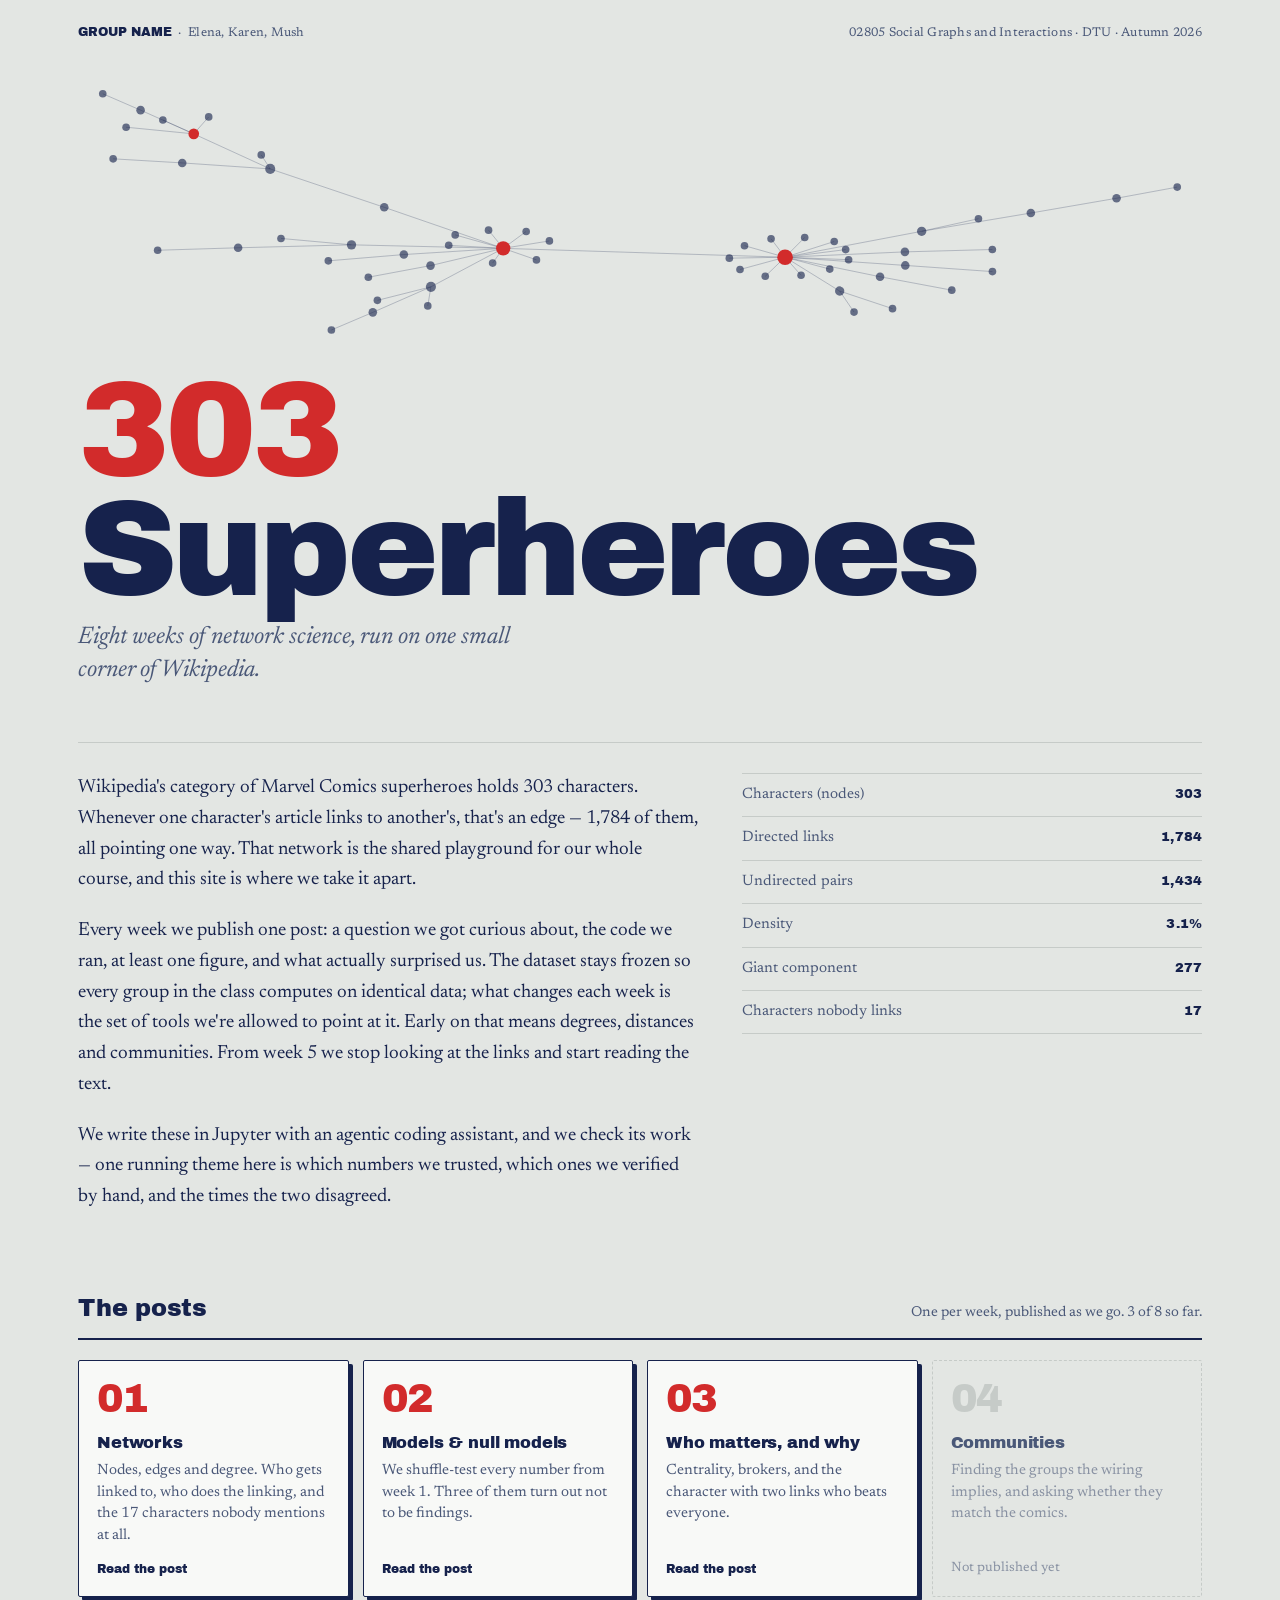
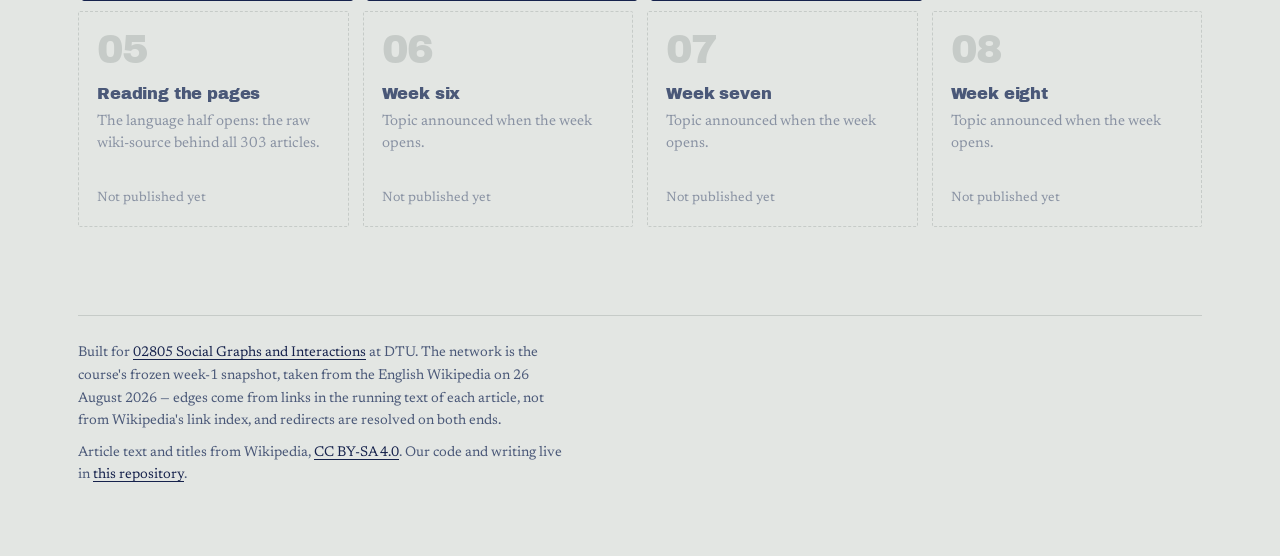
<file: index (2).html>
<!DOCTYPE html>
<html lang="en">
<head>
<meta charset="utf-8">
<meta name="viewport" content="width=device-width, initial-scale=1">
<title>303 Superheroes — 02805 Social Graphs and Interactions</title>
<meta name="description" content="A group's weekly notebook for DTU 02805: eight posts mapping the Wikipedia link network of 303 Marvel characters.">
<link rel="preconnect" href="https://fonts.googleapis.com">
<link rel="preconnect" href="https://fonts.gstatic.com" crossorigin>
<link href="https://fonts.googleapis.com/css2?family=Archivo+Black&family=Newsreader:ital,opsz,wght@0,6..72,300;0,6..72,400;0,6..72,500;1,6..72,400&display=swap" rel="stylesheet">
<style>
  :root{
    --paper:#E3E6E3;
    --card:#F8F9F7;
    --ink:#16224C;
    --ink-soft:#4A5878;
    --muted:#8992A3;
    --rule:#C6CBC8;
    --red:#D22B2B;
    --measure:62ch;
  }

  *{box-sizing:border-box}
  html{-webkit-text-size-adjust:100%}
  body{
    margin:0;
    background:var(--paper);
    color:var(--ink);
    font-family:"Newsreader",Georgia,serif;
    font-size:19px;
    line-height:1.62;
    font-weight:400;
  }
  .wrap{max-width:1180px;margin:0 auto;padding:0 28px}

  /* ---------- masthead ---------- */
  .topbar{
    display:flex;justify-content:space-between;align-items:baseline;gap:16px;
    padding:22px 0 0;font-size:.78rem;letter-spacing:.02em;color:var(--ink-soft);
  }
  .topbar b{font-family:"Archivo Black",sans-serif;font-weight:400;color:var(--ink);letter-spacing:0}

  .mark{margin:26px 0 0;line-height:0}
  .mark svg{width:100%;height:auto;display:block}
  .mark line{stroke:var(--ink);stroke-width:.9;opacity:.28}
  .mark circle{fill:var(--ink);opacity:.62}
  .mark circle.hub{fill:var(--red);opacity:1}
  @media (prefers-reduced-motion: no-preference){
    .mark svg{animation:settle 1100ms cubic-bezier(.2,.7,.3,1) both}
    @keyframes settle{from{opacity:0;transform:scale(.985)}to{opacity:1;transform:none}}
  }

  h1{
    font-family:"Archivo Black",sans-serif;font-weight:400;
    font-size:clamp(3.2rem,12vw,8.6rem);
    line-height:.86;letter-spacing:-.035em;
    margin:.12em 0 0;
  }
  h1 .n{color:var(--red)}
  .standfirst{
    font-size:clamp(1.15rem,2.4vw,1.5rem);
    font-style:italic;color:var(--ink-soft);
    max-width:34ch;margin:.55em 0 0;line-height:1.35;
  }

  /* ---------- intro ---------- */
  .intro{
    margin:56px 0 0;padding-top:30px;border-top:1px solid var(--rule);
    display:grid;grid-template-columns:minmax(0,1.35fr) minmax(0,1fr);gap:44px;
  }
  .intro p{margin:0 0 1.05em;max-width:var(--measure)}
  .intro p:last-child{margin-bottom:0}
  .facts{margin:0;font-size:.94rem;color:var(--ink-soft)}
  .facts div{display:flex;justify-content:space-between;gap:14px;padding:9px 0;border-bottom:1px solid var(--rule)}
  .facts div:first-child{border-top:1px solid var(--rule)}
  .facts dt{margin:0}
  .facts dd{margin:0;font-family:"Archivo Black",sans-serif;font-size:.82rem;color:var(--ink);letter-spacing:.01em}

  /* ---------- weeks ---------- */
  .weeks-head{
    margin:76px 0 20px;display:flex;justify-content:space-between;align-items:baseline;
    gap:20px;flex-wrap:wrap;border-bottom:2px solid var(--ink);padding-bottom:10px;
  }
  .weeks-head h2{font-family:"Archivo Black",sans-serif;font-weight:400;font-size:1.5rem;margin:0;letter-spacing:-.01em}
  .weeks-head span{font-size:.9rem;color:var(--ink-soft)}

  .grid{
    display:grid;gap:14px;
    grid-template-columns:repeat(4,minmax(0,1fr));
    padding-bottom:8px;
  }

  .week{
    position:relative;display:flex;flex-direction:column;min-height:216px;
    padding:18px 18px 16px;border:1px solid var(--rule);background:transparent;
    border-radius:2px;
  }
  .week .k{
    font-family:"Archivo Black",sans-serif;font-size:2.5rem;line-height:1;
    letter-spacing:-.04em;color:var(--rule);
  }
  .week h3{font-family:"Archivo Black",sans-serif;font-weight:400;font-size:1.02rem;line-height:1.18;margin:14px 0 8px;letter-spacing:-.01em}
  .week p{margin:0;font-size:.93rem;line-height:1.45;color:var(--ink-soft)}
  .week .status{margin-top:auto;padding-top:14px;font-size:.84rem;color:var(--muted)}

  /* unpublished */
  .week.locked{border-style:dashed;color:var(--muted)}
  .week.locked h3{color:var(--ink-soft)}
  .week.locked p{color:var(--muted)}

  /* published */
  a.week{
    text-decoration:none;color:inherit;background:var(--card);
    border-color:var(--ink);
    box-shadow:4px 4px 0 var(--ink);
    transition:box-shadow .12s ease,transform .12s ease;
  }
  a.week .k{color:var(--red)}
  a.week .status{color:var(--ink);font-family:"Archivo Black",sans-serif;font-size:.76rem}
  a.week:hover,a.week:focus-visible{transform:translate(-2px,-2px);box-shadow:6px 6px 0 var(--red)}
  a.week:focus-visible{outline:2px solid var(--red);outline-offset:4px}
  @media (prefers-reduced-motion: reduce){a.week{transition:none}a.week:hover,a.week:focus-visible{transform:none}}

  /* ---------- footer ---------- */
  footer{margin:80px 0 0;border-top:1px solid var(--rule);padding:26px 0 60px;font-size:.88rem;color:var(--ink-soft)}
  footer p{margin:0 0 .6em;max-width:var(--measure)}
  footer a{color:var(--ink);text-decoration-thickness:1px;text-underline-offset:3px}
  footer a:hover{color:var(--red)}

  @media (max-width:900px){
    .grid{grid-template-columns:repeat(2,minmax(0,1fr))}
    .intro{grid-template-columns:1fr;gap:30px;margin-top:44px}
    .mark svg{height:150px;object-fit:cover}
  }
  @media (max-width:520px){
    body{font-size:18px}
    .wrap{padding:0 18px}
    .grid{grid-template-columns:1fr;gap:12px}
    .week{min-height:0}
    .week .k{font-size:2rem}
    .weeks-head{margin-top:56px}
  }
</style>
</head>
<body>
<div class="wrap">

  <div class="topbar">
    <span><b>GROUP NAME</b> &nbsp;· &nbsp;Elena, Karen, Mush</span>
    <span>02805 Social Graphs and Interactions · DTU · Autumn 2026</span>
  </div>

  <div class="mark" aria-hidden="true">
    <svg viewBox="0 0 1180 300" xmlns="http://www.w3.org/2000/svg" preserveAspectRatio="xMidYMid slice">
      <g>
<line x1="799.6" y1="233.1" x2="742.3" y2="197.6"/>
<line x1="799.6" y1="233.1" x2="855.1" y2="251.6"/>
<line x1="799.6" y1="233.1" x2="814.7" y2="255.2"/>
<line x1="742.3" y1="197.6" x2="446.4" y2="188.3"/>
<line x1="742.3" y1="197.6" x2="727.6" y2="178.3"/>
<line x1="742.3" y1="197.6" x2="721.5" y2="217.6"/>
<line x1="742.3" y1="197.6" x2="868.1" y2="192.0"/>
<line x1="742.3" y1="197.6" x2="885.7" y2="170.4"/>
<line x1="742.3" y1="197.6" x2="699.7" y2="185.5"/>
<line x1="742.3" y1="197.6" x2="789.2" y2="210.1"/>
<line x1="742.3" y1="197.6" x2="695.0" y2="210.5"/>
<line x1="742.3" y1="197.6" x2="805.9" y2="189.6"/>
<line x1="742.3" y1="197.6" x2="793.9" y2="181.1"/>
<line x1="742.3" y1="197.6" x2="683.8" y2="198.6"/>
<line x1="742.3" y1="197.6" x2="868.5" y2="206.2"/>
<line x1="742.3" y1="197.6" x2="809.0" y2="200.2"/>
<line x1="742.3" y1="197.6" x2="759.1" y2="216.6"/>
<line x1="742.3" y1="197.6" x2="762.9" y2="176.9"/>
<line x1="742.3" y1="197.6" x2="842.0" y2="218.1"/>
<line x1="446.4" y1="188.3" x2="321.5" y2="145.2"/>
<line x1="446.4" y1="188.3" x2="287.1" y2="184.6"/>
<line x1="446.4" y1="188.3" x2="370.1" y2="206.4"/>
<line x1="446.4" y1="188.3" x2="481.3" y2="200.4"/>
<line x1="446.4" y1="188.3" x2="435.3" y2="203.8"/>
<line x1="446.4" y1="188.3" x2="370.5" y2="228.7"/>
<line x1="446.4" y1="188.3" x2="389.2" y2="185.1"/>
<line x1="446.4" y1="188.3" x2="342.1" y2="194.8"/>
<line x1="446.4" y1="188.3" x2="431.0" y2="169.2"/>
<line x1="446.4" y1="188.3" x2="494.9" y2="180.5"/>
<line x1="446.4" y1="188.3" x2="470.5" y2="170.6"/>
<line x1="446.4" y1="188.3" x2="396.0" y2="174.2"/>
<line x1="321.5" y1="145.2" x2="201.8" y2="104.9"/>
<line x1="287.1" y1="184.6" x2="168.1" y2="187.7"/>
<line x1="287.1" y1="184.6" x2="213.1" y2="177.9"/>
<line x1="370.1" y1="206.4" x2="304.8" y2="218.6"/>
<line x1="168.1" y1="187.7" x2="83.6" y2="190.3"/>
<line x1="201.8" y1="104.9" x2="121.5" y2="68.1"/>
<line x1="201.8" y1="104.9" x2="109.4" y2="98.6"/>
<line x1="201.8" y1="104.9" x2="192.4" y2="90.2"/>
<line x1="370.5" y1="228.7" x2="314.3" y2="242.9"/>
<line x1="370.5" y1="228.7" x2="309.5" y2="255.5"/>
<line x1="370.5" y1="228.7" x2="367.2" y2="248.7"/>
<line x1="121.5" y1="68.1" x2="65.7" y2="43.2"/>
<line x1="121.5" y1="68.1" x2="50.5" y2="61.1"/>
<line x1="121.5" y1="68.1" x2="89.1" y2="53.5"/>
<line x1="121.5" y1="68.1" x2="137.2" y2="50.3"/>
<line x1="868.1" y1="192.0" x2="959.9" y2="189.5"/>
<line x1="309.5" y1="255.5" x2="266.0" y2="274.0"/>
<line x1="109.4" y1="98.6" x2="36.9" y2="94.3"/>
<line x1="885.7" y1="170.4" x2="1000.3" y2="151.2"/>
<line x1="885.7" y1="170.4" x2="945.3" y2="157.2"/>
<line x1="1000.3" y1="151.2" x2="1090.3" y2="135.7"/>
<line x1="342.1" y1="194.8" x2="262.8" y2="201.4"/>
<line x1="65.7" y1="43.2" x2="26.0" y2="26.0"/>
<line x1="1090.3" y1="135.7" x2="1154.0" y2="124.0"/>
<line x1="868.5" y1="206.2" x2="960.0" y2="212.7"/>
<line x1="842.0" y1="218.1" x2="917.3" y2="232.2"/>
      </g>
      <g>
<circle cx="799.6" cy="233.1" r="4.9"/>
<circle cx="742.3" cy="197.6" r="8.2" class="hub"/>
<circle cx="446.4" cy="188.3" r="7.5" class="hub"/>
<circle cx="321.5" cy="145.2" r="4.5"/>
<circle cx="287.1" cy="184.6" r="4.9"/>
<circle cx="370.1" cy="206.4" r="4.5"/>
<circle cx="727.6" cy="178.3" r="4.0"/>
<circle cx="481.3" cy="200.4" r="4.0"/>
<circle cx="168.1" cy="187.7" r="4.5"/>
<circle cx="201.8" cy="104.9" r="5.3"/>
<circle cx="435.3" cy="203.8" r="4.0"/>
<circle cx="213.1" cy="177.9" r="4.0"/>
<circle cx="304.8" cy="218.6" r="4.0"/>
<circle cx="370.5" cy="228.7" r="5.3"/>
<circle cx="721.5" cy="217.6" r="4.0"/>
<circle cx="121.5" cy="68.1" r="5.6" class="hub"/>
<circle cx="314.3" cy="242.9" r="4.0"/>
<circle cx="868.1" cy="192.0" r="4.5"/>
<circle cx="309.5" cy="255.5" r="4.5"/>
<circle cx="109.4" cy="98.6" r="4.5"/>
<circle cx="885.7" cy="170.4" r="4.9"/>
<circle cx="1000.3" cy="151.2" r="4.5"/>
<circle cx="855.1" cy="251.6" r="4.0"/>
<circle cx="959.9" cy="189.5" r="4.0"/>
<circle cx="389.2" cy="185.1" r="4.0"/>
<circle cx="342.1" cy="194.8" r="4.5"/>
<circle cx="699.7" cy="185.5" r="4.0"/>
<circle cx="431.0" cy="169.2" r="4.0"/>
<circle cx="83.6" cy="190.3" r="4.0"/>
<circle cx="789.2" cy="210.1" r="4.0"/>
<circle cx="695.0" cy="210.5" r="4.0"/>
<circle cx="262.8" cy="201.4" r="4.0"/>
<circle cx="65.7" cy="43.2" r="4.5"/>
<circle cx="1090.3" cy="135.7" r="4.5"/>
<circle cx="805.9" cy="189.6" r="4.0"/>
<circle cx="367.2" cy="248.7" r="4.0"/>
<circle cx="793.9" cy="181.1" r="4.0"/>
<circle cx="50.5" cy="61.1" r="4.0"/>
<circle cx="36.9" cy="94.3" r="4.0"/>
<circle cx="26.0" cy="26.0" r="4.0"/>
<circle cx="814.7" cy="255.2" r="4.0"/>
<circle cx="683.8" cy="198.6" r="4.0"/>
<circle cx="868.5" cy="206.2" r="4.5"/>
<circle cx="960.0" cy="212.7" r="4.0"/>
<circle cx="266.0" cy="274.0" r="4.0"/>
<circle cx="494.9" cy="180.5" r="4.0"/>
<circle cx="809.0" cy="200.2" r="4.0"/>
<circle cx="759.1" cy="216.6" r="4.0"/>
<circle cx="762.9" cy="176.9" r="4.0"/>
<circle cx="842.0" cy="218.1" r="4.5"/>
<circle cx="945.3" cy="157.2" r="4.0"/>
<circle cx="917.3" cy="232.2" r="4.0"/>
<circle cx="89.1" cy="53.5" r="4.0"/>
<circle cx="1154.0" cy="124.0" r="4.0"/>
<circle cx="192.4" cy="90.2" r="4.0"/>
<circle cx="470.5" cy="170.6" r="4.0"/>
<circle cx="396.0" cy="174.2" r="4.0"/>
<circle cx="137.2" cy="50.3" r="4.0"/>
      </g>
    </svg>
  </div>

  <h1><span class="n">303</span> Superheroes</h1>
  <p class="standfirst">Eight weeks of network science, run on one small corner of Wikipedia.</p>

  <section class="intro">
    <div>
      <p>Wikipedia's category of Marvel Comics superheroes holds 303 characters. Whenever one character's article links to another's, that's an edge — 1,784 of them, all pointing one way. That network is the shared playground for our whole course, and this site is where we take it apart.</p>
      <p>Every week we publish one post: a question we got curious about, the code we ran, at least one figure, and what actually surprised us. The dataset stays frozen so every group in the class computes on identical data; what changes each week is the set of tools we're allowed to point at it. Early on that means degrees, distances and communities. From week 5 we stop looking at the links and start reading the text.</p>
      <p>We write these in Jupyter with an agentic coding assistant, and we check its work — one running theme here is which numbers we trusted, which ones we verified by hand, and the times the two disagreed.</p>
    </div>
    <dl class="facts">
      <div><dt>Characters (nodes)</dt><dd>303</dd></div>
      <div><dt>Directed links</dt><dd>1,784</dd></div>
      <div><dt>Undirected pairs</dt><dd>1,434</dd></div>
      <div><dt>Density</dt><dd>3.1%</dd></div>
      <div><dt>Giant component</dt><dd>277</dd></div>
      <div><dt>Characters nobody links</dt><dd>17</dd></div>
    </dl>
  </section>

  <div class="weeks-head">
    <h2>The posts</h2>
    <span>One per week, published as we go. 3 of 8 so far.</span>
  </div>

  <div class="grid">

    <a class="week" href="weeks/week1/week1.html">
      <div class="k">01</div>
      <h3>Networks</h3>
      <p>Nodes, edges and degree. Who gets linked to, who does the linking, and the 17 characters nobody mentions at all.</p>
      <div class="status">Read the post</div>
    </a>

    <!-- Weeks 2-5 topics are our best guess from the week 1 page; confirm and rewrite as each week opens. -->
    <a class="week" href="weeks/week2/week2.html">
      <div class="k">02</div>
      <h3>Models &amp; null models</h3>
      <p>We shuffle-test every number from week 1. Three of them turn out not to be findings.</p>
      <div class="status">Read the post</div>
    </a>

    <a class="week" href="weeks/week3/week3.html">
      <div class="k">03</div>
      <h3>Who matters, and why</h3>
      <p>Centrality, brokers, and the character with two links who beats everyone.</p>
      <div class="status">Read the post</div>
    </a>

    <div class="week locked">
      <div class="k">04</div>
      <h3>Communities</h3>
      <p>Finding the groups the wiring implies, and asking whether they match the comics.</p>
      <div class="status">Not published yet</div>
    </div>

    <div class="week locked">
      <div class="k">05</div>
      <h3>Reading the pages</h3>
      <p>The language half opens: the raw wiki-source behind all 303 articles.</p>
      <div class="status">Not published yet</div>
    </div>

    <div class="week locked">
      <div class="k">06</div>
      <h3>Week six</h3>
      <p>Topic announced when the week opens.</p>
      <div class="status">Not published yet</div>
    </div>

    <div class="week locked">
      <div class="k">07</div>
      <h3>Week seven</h3>
      <p>Topic announced when the week opens.</p>
      <div class="status">Not published yet</div>
    </div>

    <div class="week locked">
      <div class="k">08</div>
      <h3>Week eight</h3>
      <p>Topic announced when the week opens.</p>
      <div class="status">Not published yet</div>
    </div>

  </div>

  <footer>
    <p>Built for <a href="https://sunelehmann.com/socialgraphs2026-web/index.html">02805 Social Graphs and Interactions</a> at DTU. The network is the course's frozen week-1 snapshot, taken from the English Wikipedia on 26 August 2026 — edges come from links in the running text of each article, not from Wikipedia's link index, and redirects are resolved on both ends.</p>
    <p>Article text and titles from Wikipedia, <a href="https://creativecommons.org/licenses/by-sa/4.0/">CC BY-SA 4.0</a>. Our code and writing live in <a href="#">this repository</a>.</p>
  </footer>

</div>
</body>
</html>
</file>
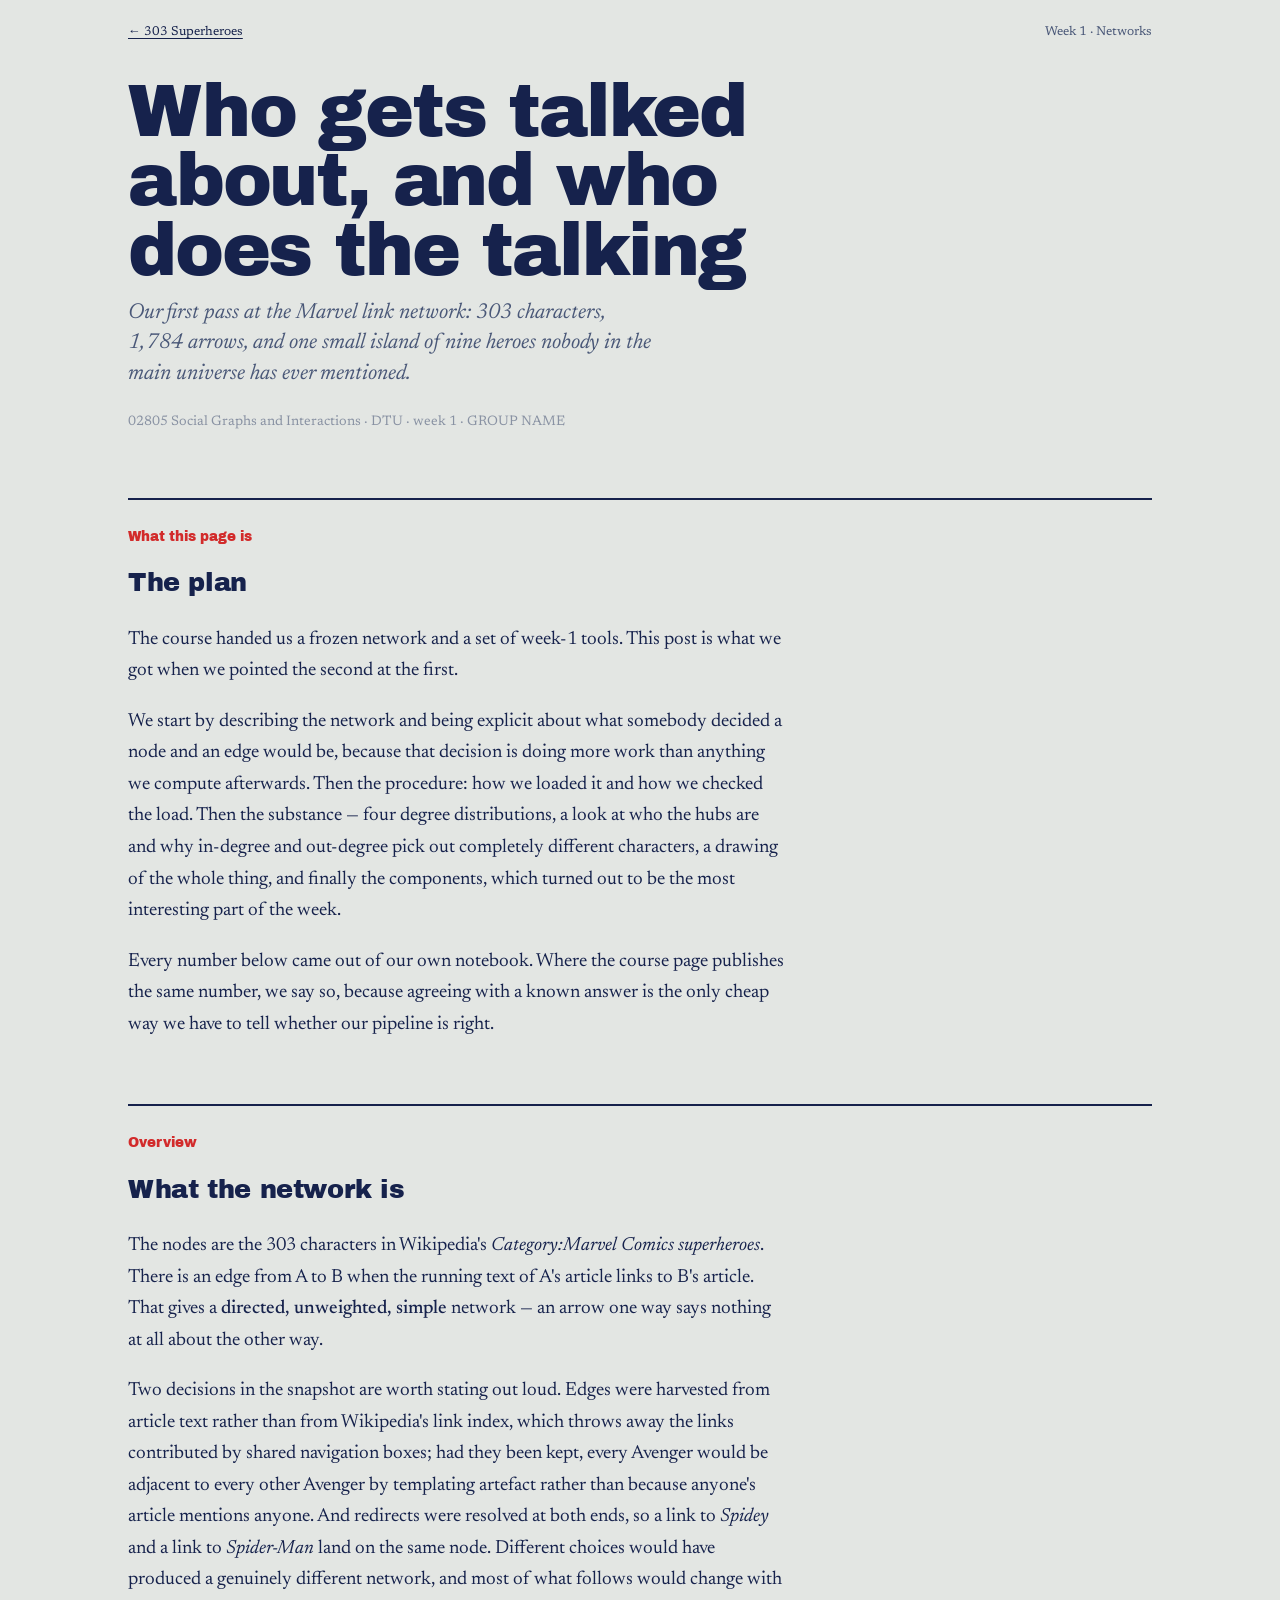
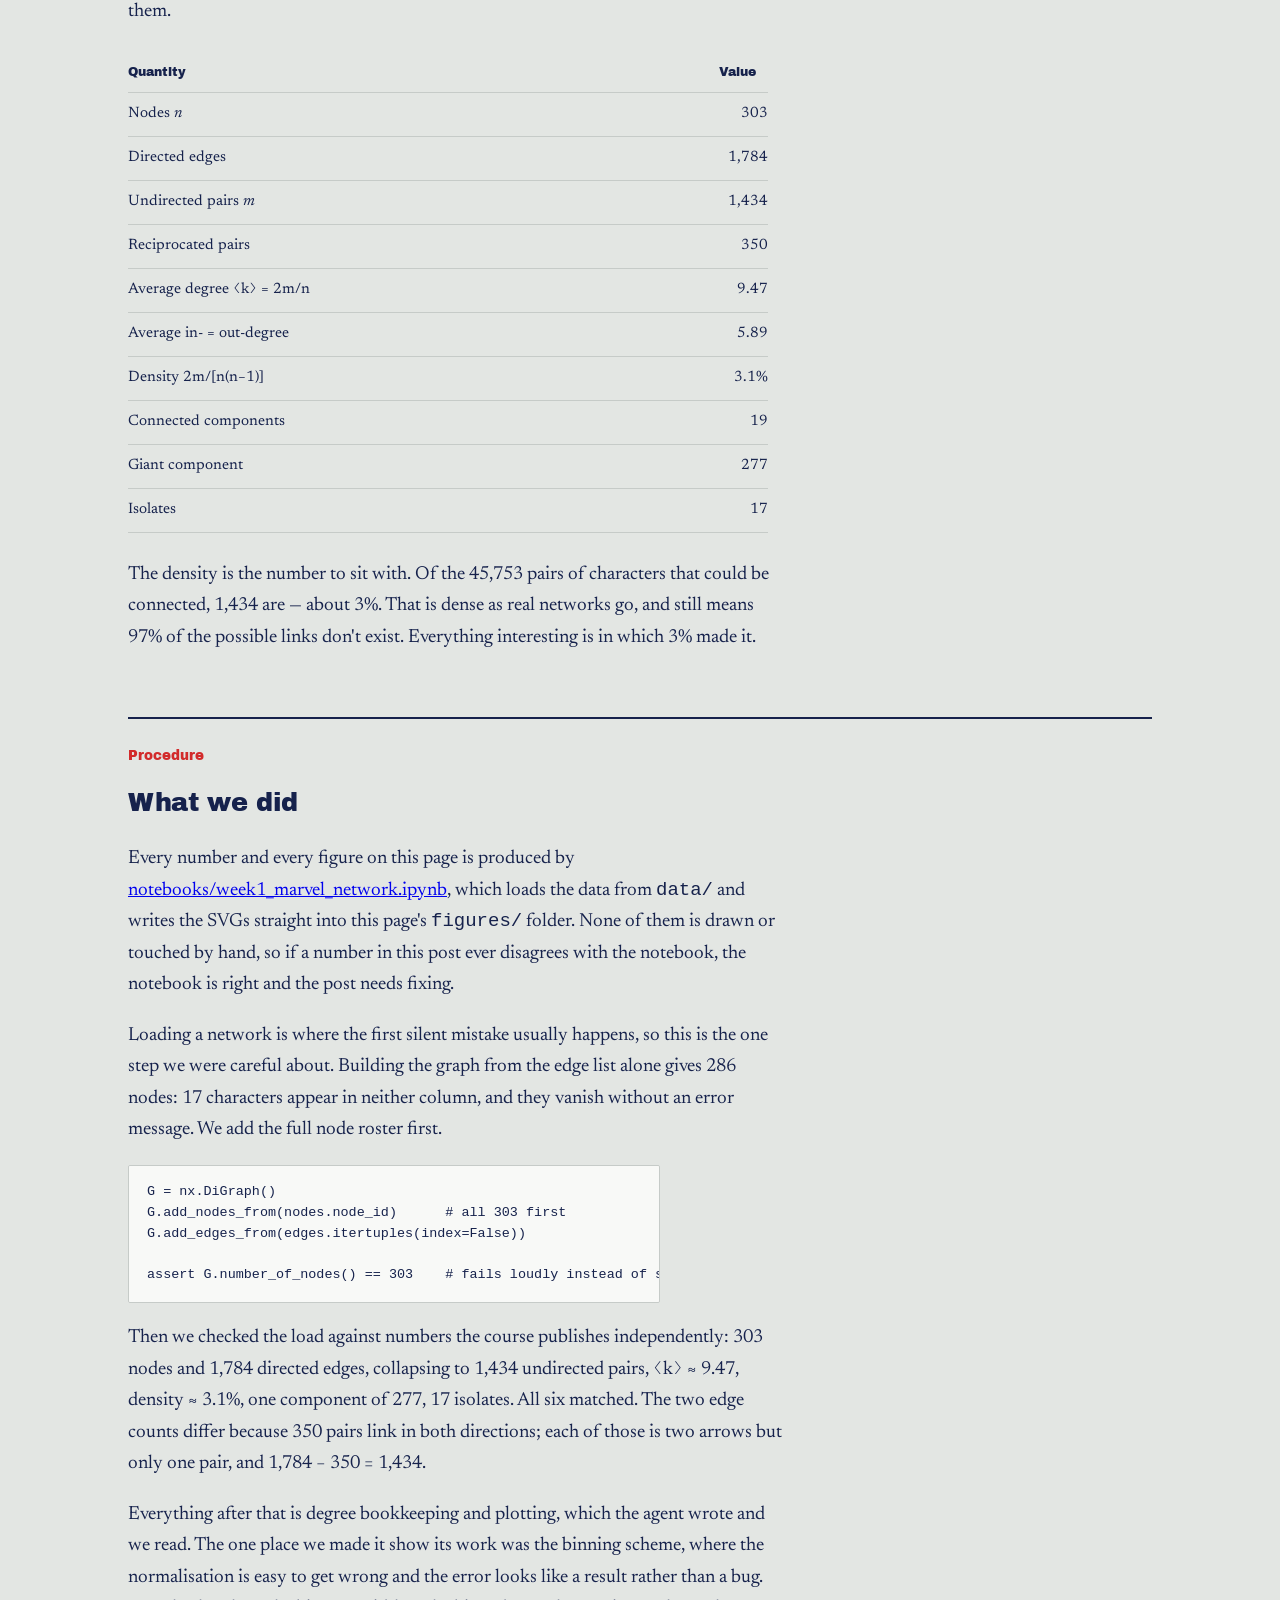
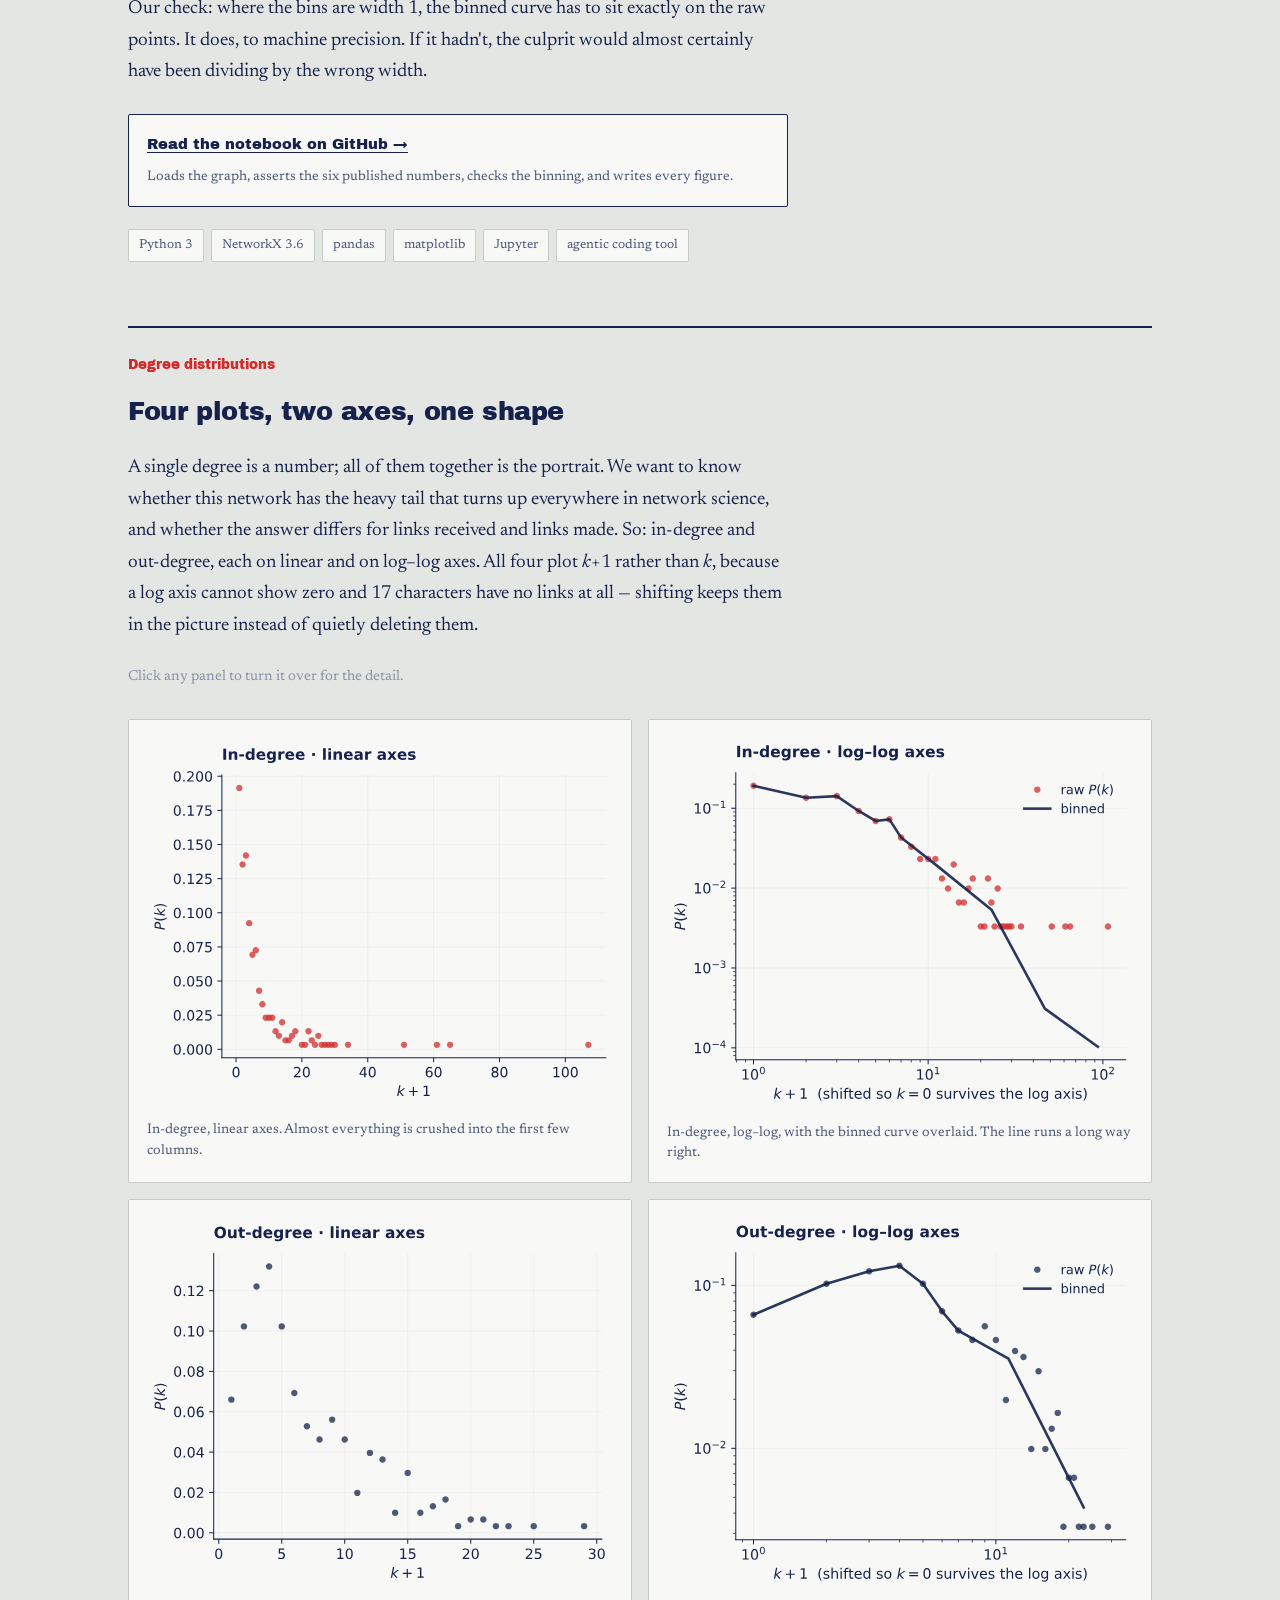
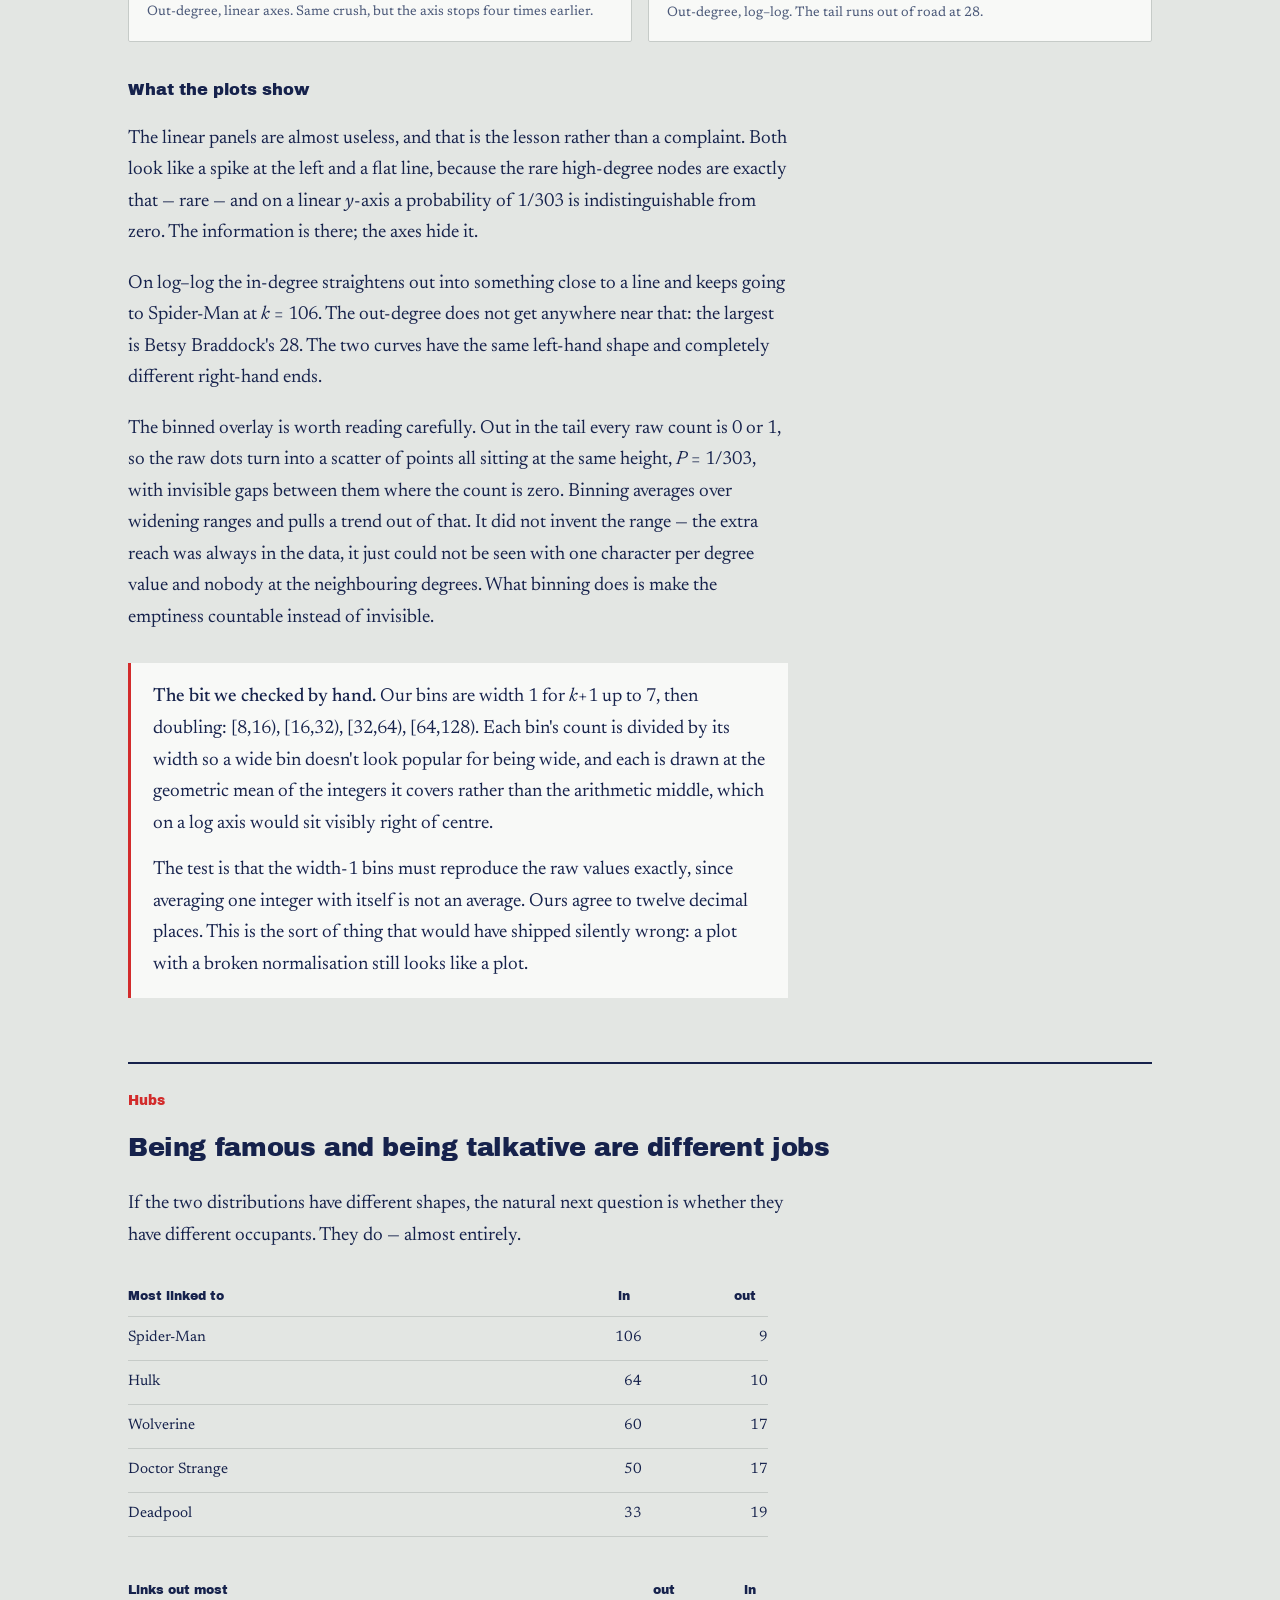
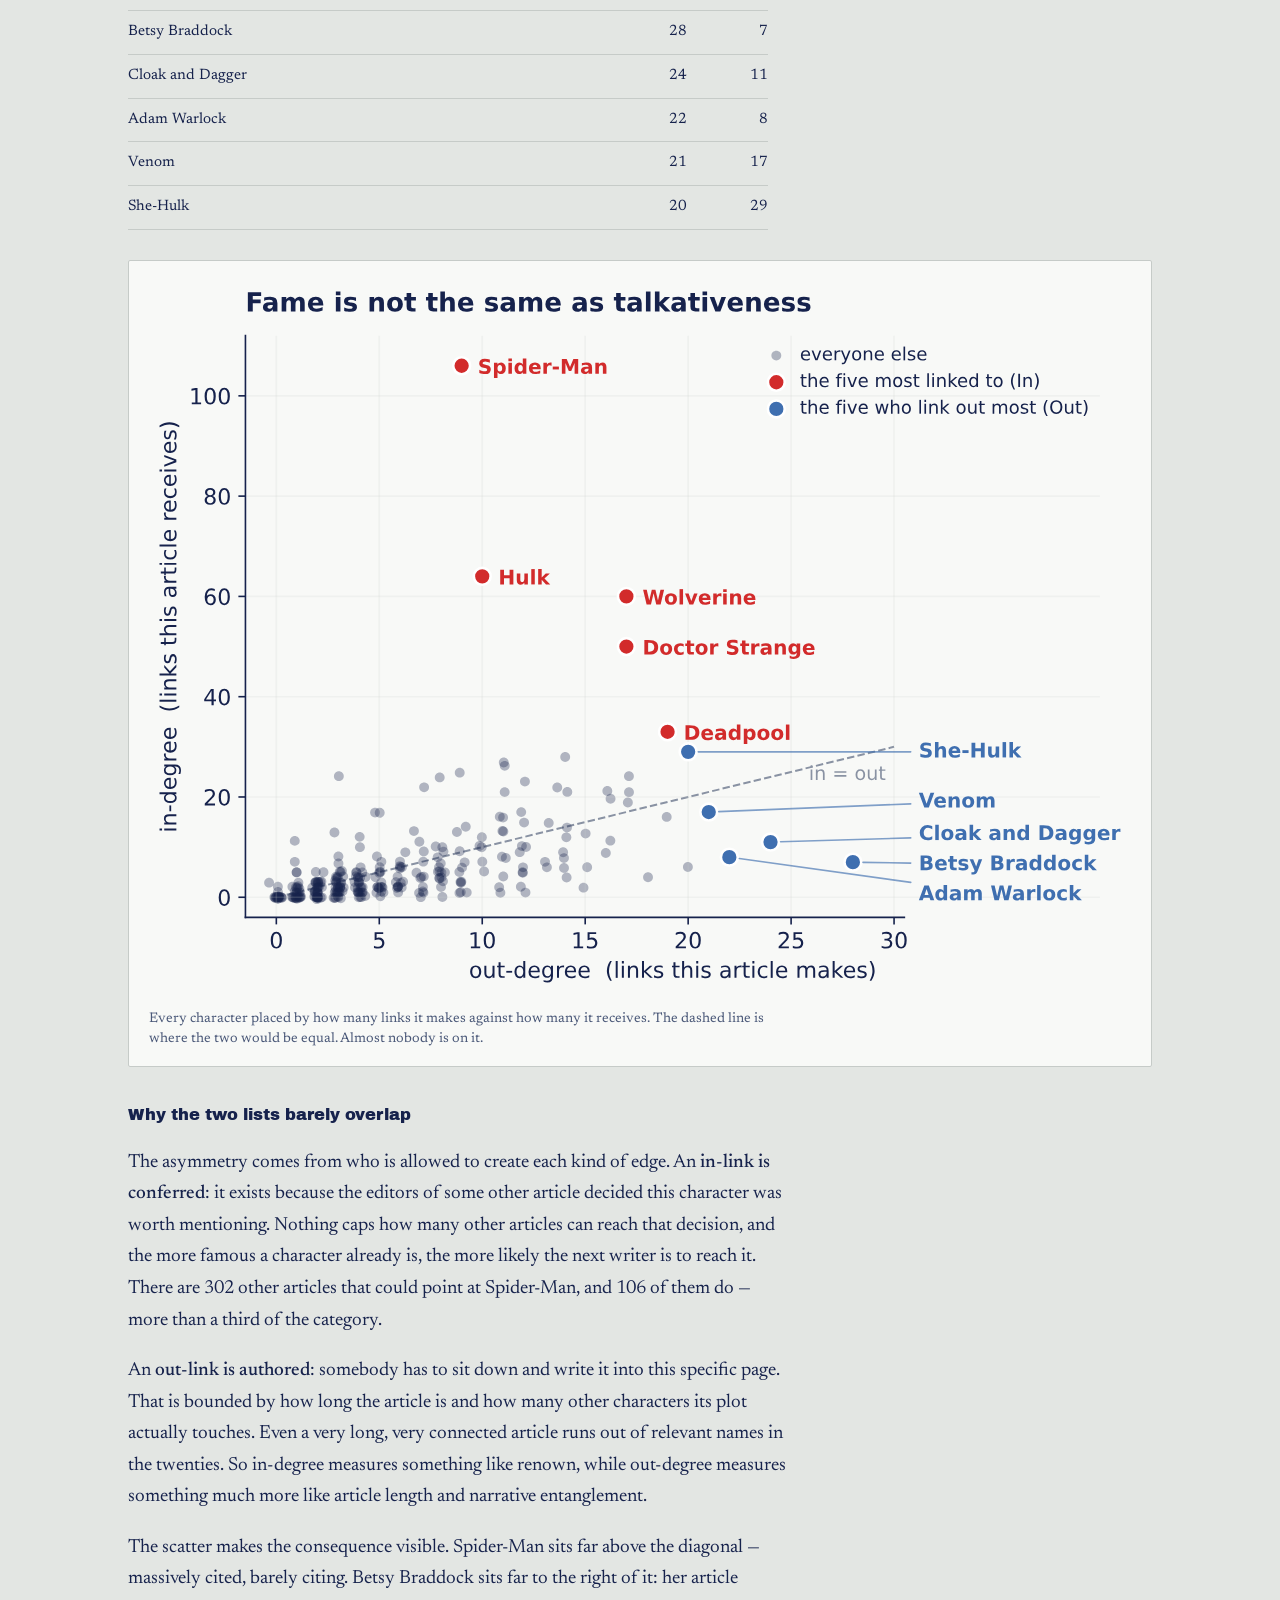
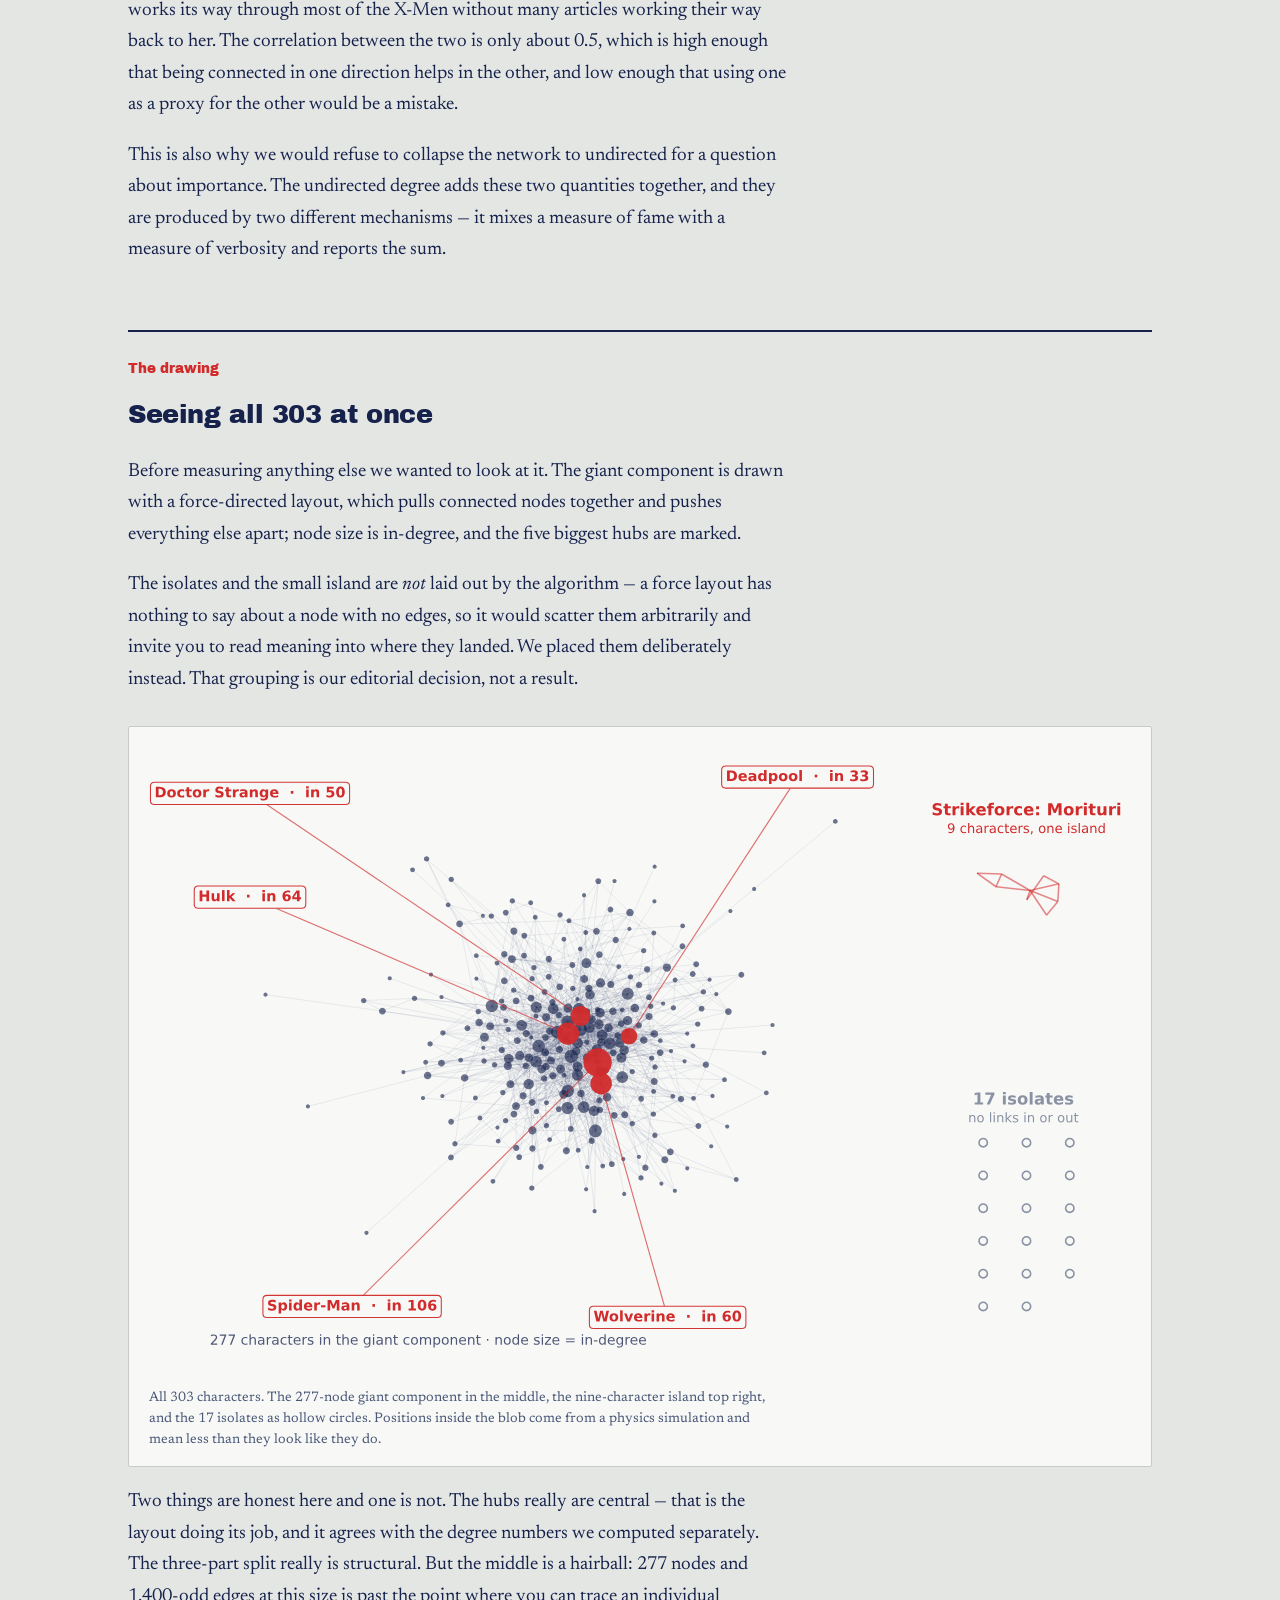
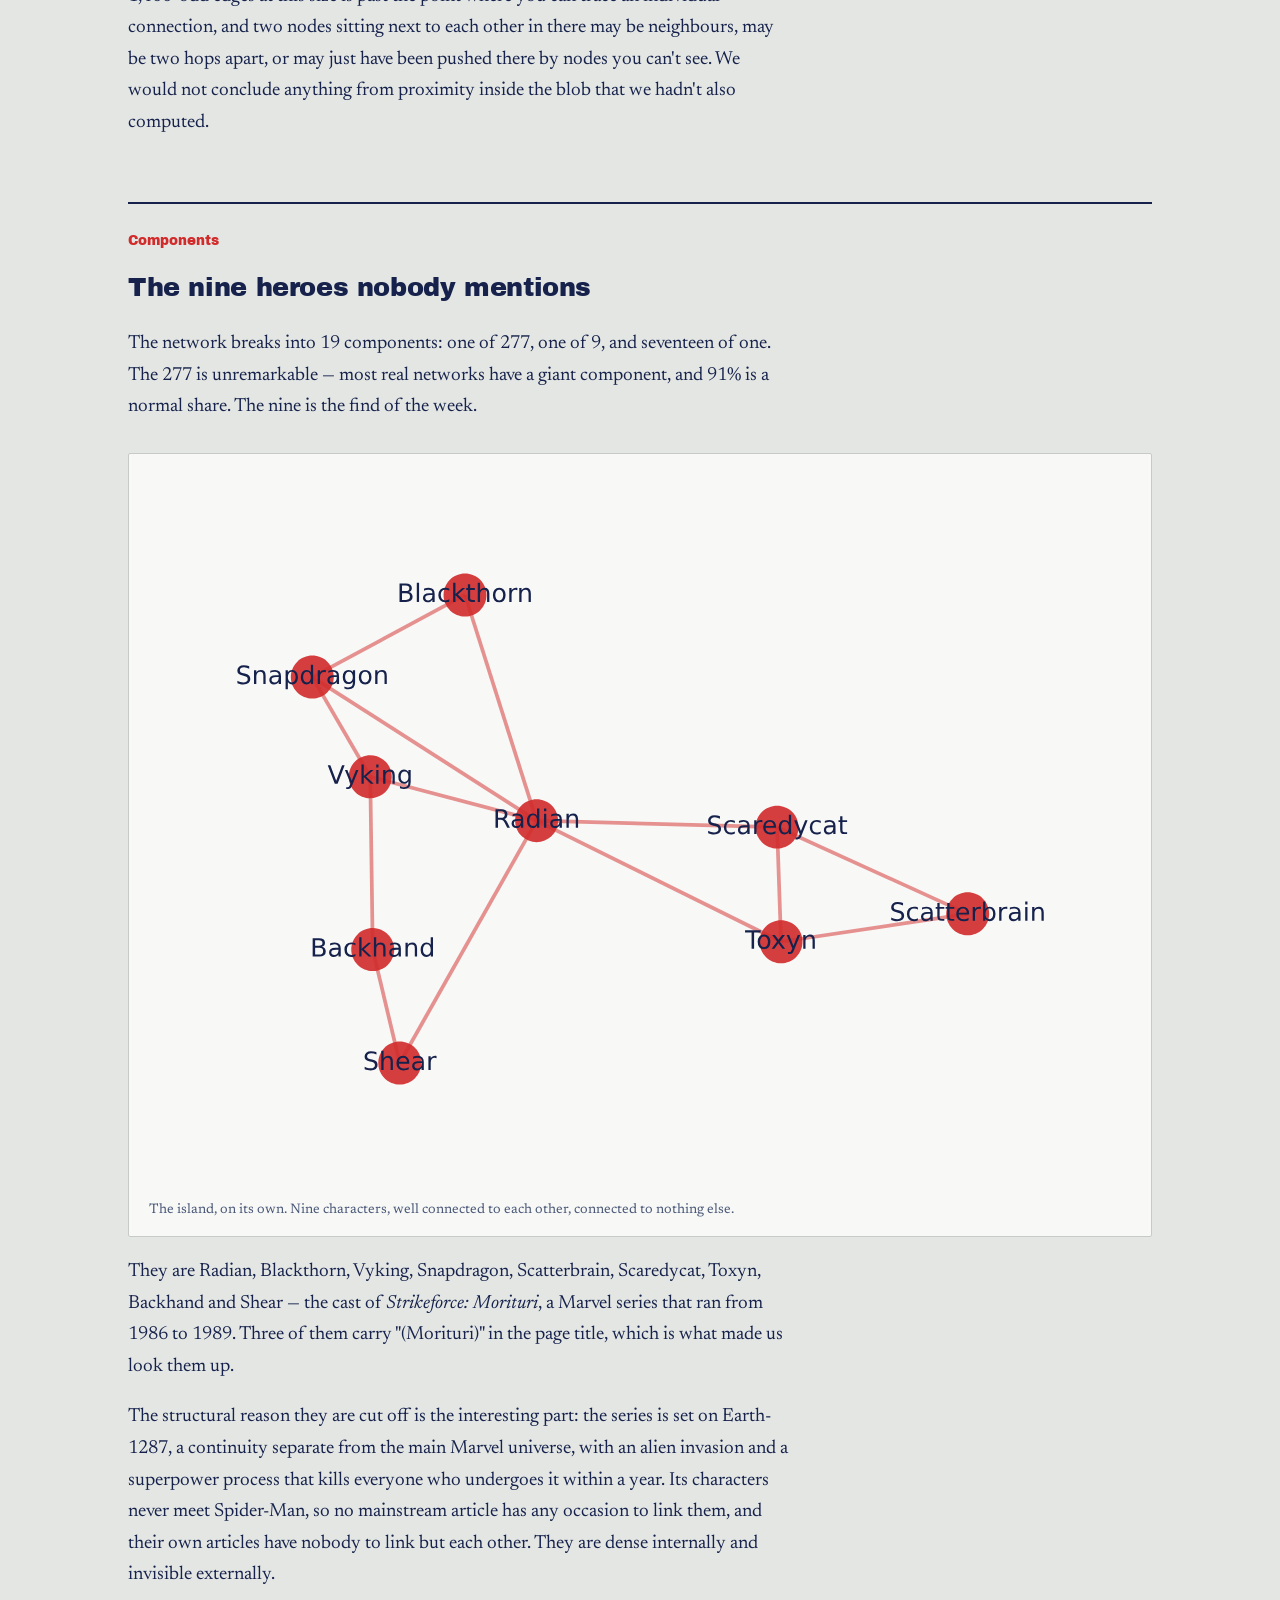
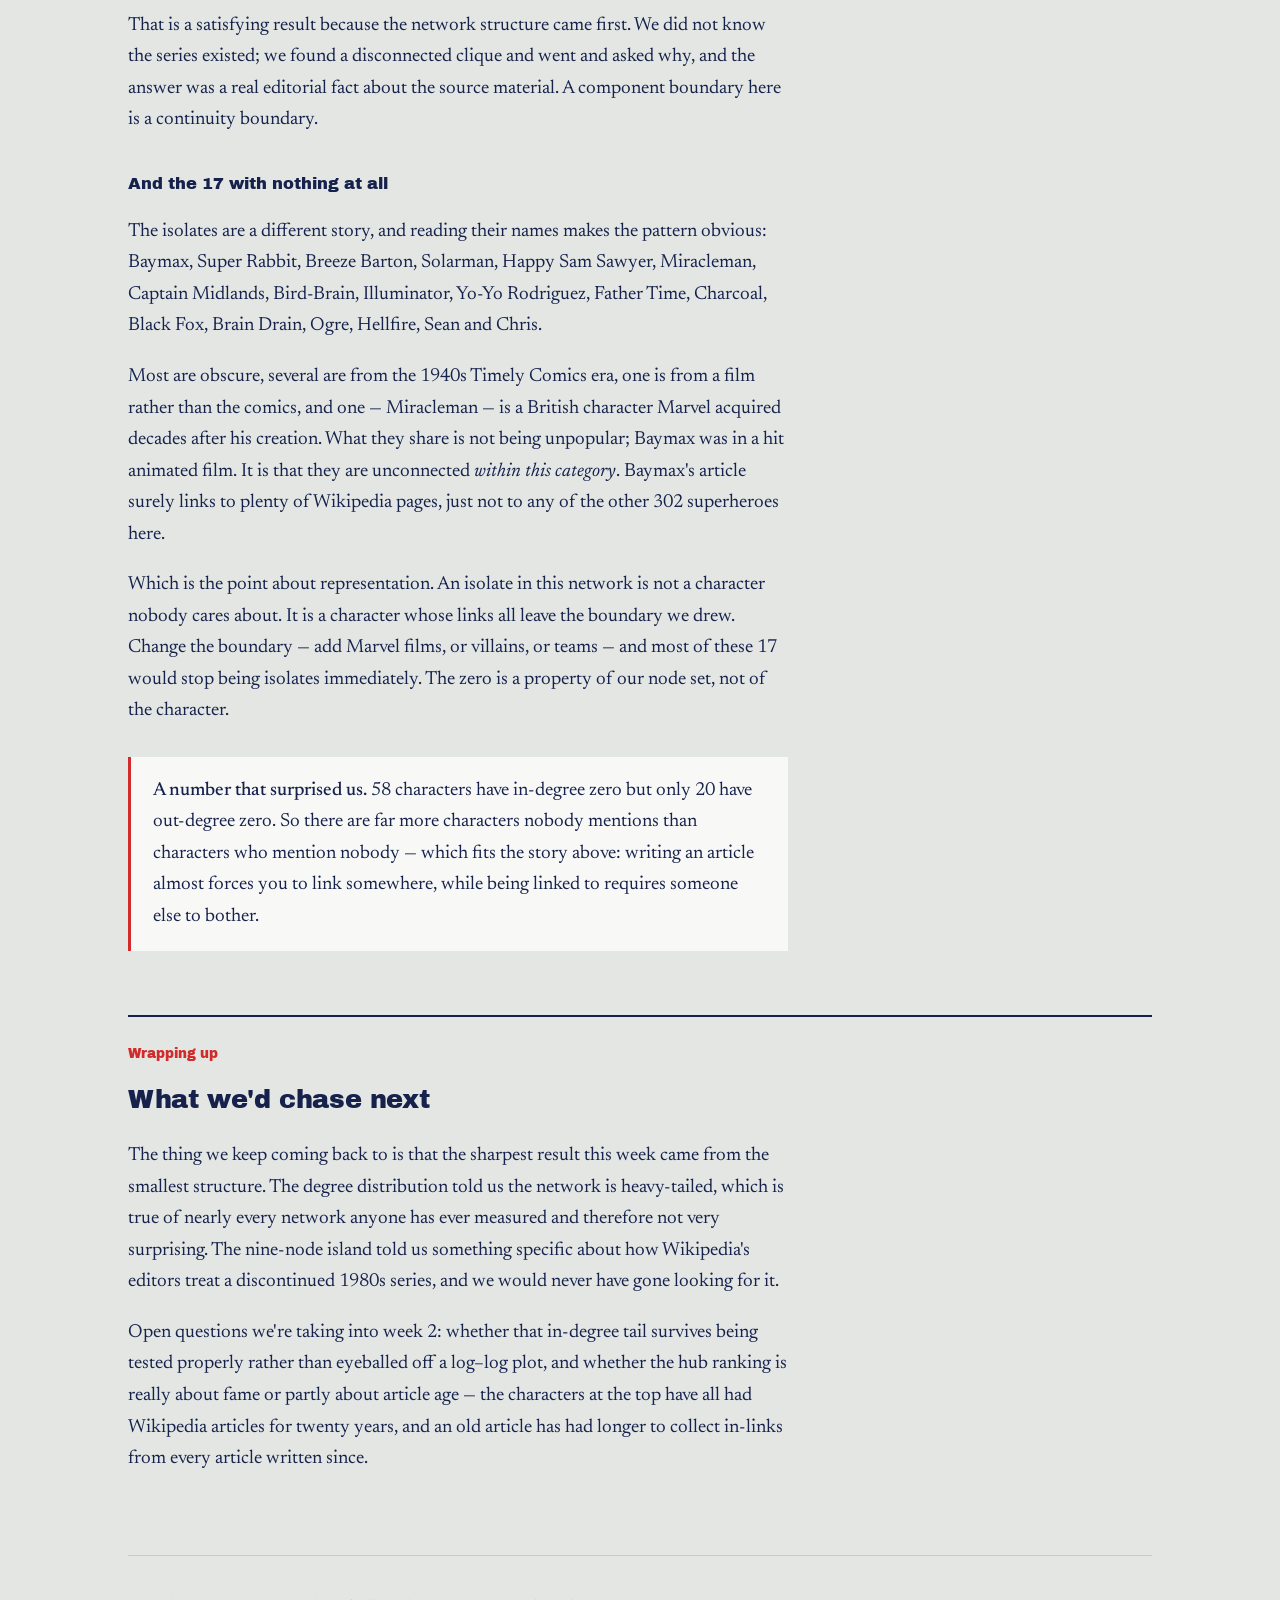
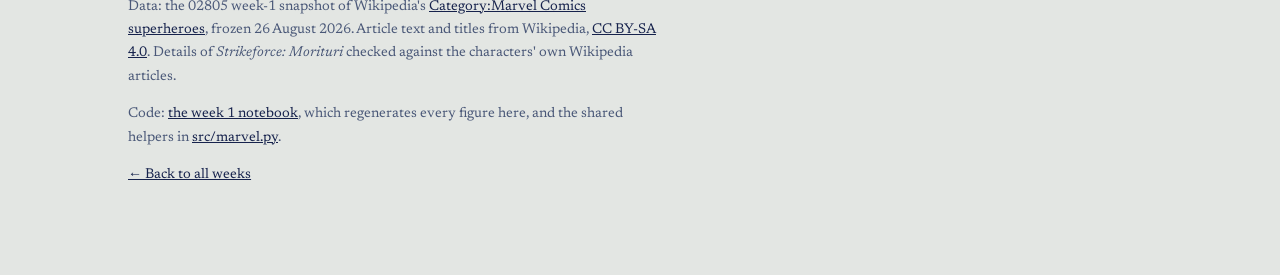
<file: weeks/week1/week1 (2).html>
<!DOCTYPE html>
<html lang="en">
<head>
<meta charset="utf-8">
<meta name="viewport" content="width=device-width, initial-scale=1">
<title>Week 1 · Networks — 303 Superheroes</title>
<meta name="description" content="Degrees, distributions and components in the Wikipedia link network of 303 Marvel characters.">
<link rel="preconnect" href="https://fonts.googleapis.com">
<link rel="preconnect" href="https://fonts.gstatic.com" crossorigin>
<link href="https://fonts.googleapis.com/css2?family=Archivo+Black&family=Newsreader:ital,opsz,wght@0,6..72,300;0,6..72,400;0,6..72,500;1,6..72,400&display=swap" rel="stylesheet">
<style>
  :root{
    --paper:#E3E6E3; --card:#F8F9F7; --ink:#16224C; --ink-soft:#4A5878;
    --muted:#8992A3; --rule:#C6CBC8; --red:#D22B2B; --measure:66ch;
  }
  *{box-sizing:border-box}
  body{margin:0;background:var(--paper);color:var(--ink);
       font-family:"Newsreader",Georgia,serif;font-size:19px;line-height:1.66}
  .wrap{max-width:1080px;margin:0 auto;padding:0 28px}
  .col{max-width:var(--measure)}

  .topbar{display:flex;justify-content:space-between;align-items:baseline;gap:16px;
          padding:22px 0 0;font-size:.8rem;color:var(--ink-soft)}
  .topbar a{color:var(--ink);text-decoration-thickness:1px;text-underline-offset:3px}
  .topbar a:hover{color:var(--red)}

  h1{font-family:"Archivo Black",sans-serif;font-weight:400;
     font-size:clamp(2.4rem,7vw,4.6rem);line-height:.94;letter-spacing:-.03em;margin:34px 0 0}
  .standfirst{font-size:clamp(1.1rem,2.2vw,1.36rem);font-style:italic;color:var(--ink-soft);
              max-width:44ch;margin:.6em 0 0;line-height:1.4}
  .byline{margin:22px 0 0;font-size:.86rem;color:var(--muted)}

  h2{font-family:"Archivo Black",sans-serif;font-weight:400;font-size:1.6rem;
     letter-spacing:-.015em;margin:0 0 4px}
  h3{font-family:"Archivo Black",sans-serif;font-weight:400;font-size:1.02rem;margin:34px 0 6px}
  section{margin:64px 0 0;padding-top:26px;border-top:2px solid var(--ink)}
  .kicker{font-size:.84rem;color:var(--red);margin:0 0 14px;font-family:"Archivo Black",sans-serif}
  p{max-width:var(--measure)}
  ul,ol{max-width:var(--measure);padding-left:1.15em}
  li{margin:.35em 0}
  strong{font-weight:500;color:var(--ink)}

  figure{margin:30px 0 0;background:var(--card);border:1px solid var(--rule);
         border-radius:2px;padding:16px 16px 6px}
  figure img{width:100%;height:auto;display:block}
  figcaption{font-size:.86rem;color:var(--ink-soft);padding:12px 4px 10px;line-height:1.5;max-width:78ch}
  .figgrid{display:grid;grid-template-columns:1fr 1fr;gap:16px;margin-top:30px}
  .figgrid figure{margin:0}

  /* --- flip cards --- */
  .flip{all:unset;display:block;box-sizing:border-box;cursor:pointer;text-align:left;
        background:var(--card);border:1px solid var(--rule);border-radius:2px;
        padding:16px;perspective:1500px;font-family:inherit;color:var(--ink)}
  .flip:hover{border-color:var(--ink)}
  .flip:focus-visible{outline:2px solid var(--red);outline-offset:3px}
  .faces{display:grid;transform-style:preserve-3d;
         transition:transform .6s cubic-bezier(.2,.75,.3,1)}
  .flip[aria-expanded="true"] .faces{transform:rotateY(180deg)}
  .face{grid-area:1/1;backface-visibility:hidden;-webkit-backface-visibility:hidden}
  .face.back{transform:rotateY(180deg);display:flex;flex-direction:column;justify-content:center}
  .flip img{width:100%;height:auto;display:block}
  .cap{display:block;font-size:.86rem;color:var(--ink-soft);padding:12px 2px 2px;line-height:1.5}
  .face.back h4{font-family:"Archivo Black",sans-serif;font-weight:400;
                font-size:.92rem;margin:0 0 12px;color:var(--ink)}
  .face.back p{font-size:.89rem;line-height:1.58;margin:0 0 .85em;max-width:none;color:var(--ink-soft)}
  .face.back p:last-of-type{margin-bottom:0}
  .face.back b{color:var(--ink);font-weight:500}
  @media (prefers-reduced-motion: reduce){.faces{transition:none}}
  @media print{
    .faces{transform:none!important;transform-style:flat}
    .face{backface-visibility:visible}
    .face.back{transform:none;margin-top:14px;padding-top:12px;border-top:1px solid var(--rule)}
  }

  table{border-collapse:collapse;width:100%;max-width:640px;margin:26px 0 0;font-size:.94rem}
  th,td{text-align:left;padding:9px 12px 9px 0;border-bottom:1px solid var(--rule)}
  th{font-family:"Archivo Black",sans-serif;font-weight:400;font-size:.78rem;color:var(--ink)}
  td.num{text-align:right;font-variant-numeric:tabular-nums;padding-right:0}
  tr td:first-child{color:var(--ink)}

  .callout{background:var(--card);border-left:3px solid var(--red);padding:18px 22px;
           margin:30px 0 0;max-width:var(--measure)}
  .callout p{margin:0}
  .callout p + p{margin-top:.8em}

  pre{background:var(--card);border:1px solid var(--rule);border-radius:2px;
      padding:16px 18px;overflow-x:auto;font-size:.84rem;line-height:1.55;
      max-width:var(--measure);font-family:ui-monospace,Menlo,Consolas,monospace;color:var(--ink)}

  .codelink{background:var(--card);border:1px solid var(--ink);border-radius:2px;
             padding:14px 18px;margin:26px 0 0;max-width:var(--measure)}
  .codelink a{font-family:"Archivo Black",sans-serif;font-size:.92rem;color:var(--ink);
              text-decoration-thickness:1px;text-underline-offset:3px}
  .codelink a:hover{color:var(--red)}
  .codelink span{font-size:.86rem;color:var(--ink-soft)}
  .chips{display:flex;flex-wrap:wrap;gap:7px;margin:22px 0 0;max-width:74ch}
  .chip{font-size:.8rem;padding:5px 10px;border:1px solid var(--rule);border-radius:2px;
        color:var(--ink-soft);background:var(--card)}

  footer{margin:80px 0 0;border-top:1px solid var(--rule);padding:26px 0 70px;
         font-size:.88rem;color:var(--ink-soft)}
  footer a{color:var(--ink)}
  footer a:hover{color:var(--red)}

  @media (max-width:760px){
    body{font-size:18px}
    .wrap{padding:0 18px}
    .figgrid{grid-template-columns:1fr}
    section{margin-top:48px}
  }
</style>
</head>
<body>
<div class="wrap">

  <div class="topbar">
    <span><a href="../../">← 303 Superheroes</a></span>
    <span>Week 1 · Networks</span>
  </div>

  <h1>Who gets talked<br>about, and who<br>does the talking</h1>
  <p class="standfirst">Our first pass at the Marvel link network: 303 characters, 1,784 arrows, and one small island of nine heroes nobody in the main universe has ever mentioned.</p>
  <p class="byline">02805 Social Graphs and Interactions · DTU · week 1 · GROUP NAME</p>

  <!-- ============================================================ -->
  <section>
    <p class="kicker">What this page is</p>
    <h2>The plan</h2>
    <p>The course handed us a frozen network and a set of week-1 tools. This post is what we got when we pointed the second at the first.</p>
    <p>We start by describing the network and being explicit about what somebody decided a node and an edge would be, because that decision is doing more work than anything we compute afterwards. Then the procedure: how we loaded it and how we checked the load. Then the substance — four degree distributions, a look at who the hubs are and why in-degree and out-degree pick out completely different characters, a drawing of the whole thing, and finally the components, which turned out to be the most interesting part of the week.</p>
    <p>Every number below came out of our own notebook. Where the course page publishes the same number, we say so, because agreeing with a known answer is the only cheap way we have to tell whether our pipeline is right.</p>
  </section>

  <!-- ============================================================ -->
  <section>
    <p class="kicker">Overview</p>
    <h2>What the network is</h2>
    <p>The nodes are the 303 characters in Wikipedia's <em>Category:Marvel Comics superheroes</em>. There is an edge from A to B when the running text of A's article links to B's article. That gives a <strong>directed, unweighted, simple</strong> network — an arrow one way says nothing at all about the other way.</p>
    <p>Two decisions in the snapshot are worth stating out loud. Edges were harvested from article text rather than from Wikipedia's link index, which throws away the links contributed by shared navigation boxes; had they been kept, every Avenger would be adjacent to every other Avenger by templating artefact rather than because anyone's article mentions anyone. And redirects were resolved at both ends, so a link to <em>Spidey</em> and a link to <em>Spider-Man</em> land on the same node. Different choices would have produced a genuinely different network, and most of what follows would change with them.</p>

    <table>
      <tr><th>Quantity</th><th style="text-align:right">Value</th></tr>
      <tr><td>Nodes <em>n</em></td><td class="num">303</td></tr>
      <tr><td>Directed edges</td><td class="num">1,784</td></tr>
      <tr><td>Undirected pairs <em>m</em></td><td class="num">1,434</td></tr>
      <tr><td>Reciprocated pairs</td><td class="num">350</td></tr>
      <tr><td>Average degree ⟨k⟩ = 2m/n</td><td class="num">9.47</td></tr>
      <tr><td>Average in- = out-degree</td><td class="num">5.89</td></tr>
      <tr><td>Density 2m/[n(n−1)]</td><td class="num">3.1%</td></tr>
      <tr><td>Connected components</td><td class="num">19</td></tr>
      <tr><td>Giant component</td><td class="num">277</td></tr>
      <tr><td>Isolates</td><td class="num">17</td></tr>
    </table>

    <p style="margin-top:26px">The density is the number to sit with. Of the 45,753 pairs of characters that could be connected, 1,434 are — about 3%. That is dense as real networks go, and still means 97% of the possible links don't exist. Everything interesting is in which 3% made it.</p>
  </section>

  <!-- ============================================================ -->
  <section>
    <p class="kicker">Procedure</p>
    <h2>What we did</h2>
    <p>Every number and every figure on this page is produced by <a href="../../notebooks/week1_marvel_network.ipynb">notebooks/week1_marvel_network.ipynb</a>, which loads the data from <code>data/</code> and writes the SVGs straight into this page's <code>figures/</code> folder. None of them is drawn or touched by hand, so if a number in this post ever disagrees with the notebook, the notebook is right and the post needs fixing.</p>
    <p>Loading a network is where the first silent mistake usually happens, so this is the one step we were careful about. Building the graph from the edge list alone gives 286 nodes: 17 characters appear in neither column, and they vanish without an error message. We add the full node roster first.</p>

<pre>G = nx.DiGraph()
G.add_nodes_from(nodes.node_id)      # all 303 first
G.add_edges_from(edges.itertuples(index=False))

assert G.number_of_nodes() == 303    # fails loudly instead of silently</pre>

    <p>Then we checked the load against numbers the course publishes independently: 303 nodes and 1,784 directed edges, collapsing to 1,434 undirected pairs, ⟨k⟩ ≈ 9.47, density ≈ 3.1%, one component of 277, 17 isolates. All six matched. The two edge counts differ because 350 pairs link in both directions; each of those is two arrows but only one pair, and 1,784 − 350 = 1,434.</p>
    <p>Everything after that is degree bookkeeping and plotting, which the agent wrote and we read. The one place we made it show its work was the binning scheme, where the normalisation is easy to get wrong and the error looks like a result rather than a bug. Our check: where the bins are width 1, the binned curve has to sit exactly on the raw points. It does, to machine precision. If it hadn't, the culprit would almost certainly have been dividing by the wrong width.</p>


    <p class="codelink"><a href="https://github.com/MfiqulCh/MfiqulCh.github.io/blob/main/notebooks/week1_marvel_network.ipynb">Read the notebook on GitHub →</a><br>
    <span>Loads the graph, asserts the six published numbers, checks the binning, and writes every figure.</span></p>

    <div class="chips">
      <span class="chip">Python 3</span><span class="chip">NetworkX 3.6</span>
      <span class="chip">pandas</span><span class="chip">matplotlib</span>
      <span class="chip">Jupyter</span><span class="chip">agentic coding tool</span>
    </div>
  </section>

  <!-- ============================================================ -->
  <section>
    <p class="kicker">Degree distributions</p>
    <h2>Four plots, two axes, one shape</h2>
    <p>A single degree is a number; all of them together is the portrait. We want to know whether this network has the heavy tail that turns up everywhere in network science, and whether the answer differs for links received and links made. So: in-degree and out-degree, each on linear and on log–log axes. All four plot <em>k</em>+1 rather than <em>k</em>, because a log axis cannot show zero and 17 characters have no links at all — shifting keeps them in the picture instead of quietly deleting them.</p>

    <p style="font-size:.9rem;color:var(--muted);margin-top:24px">Click any panel to turn it over for the detail.</p>

    <div class="figgrid">

      <button class="flip" aria-expanded="false">
        <span class="faces">
          <span class="face front">
            <img src="figures/in_linear.svg" alt="In-degree distribution on linear axes: a steep drop from the left with a long flat stretch to the right.">
            <span class="cap">In-degree, linear axes. Almost everything is crushed into the first few columns.</span>
          </span>
          <span class="face back">
            <h4>In-degree · linear</h4>
            <p>Horizontal is <b>k+1</b>, vertical is <b>P(k)</b> — the fraction of the 303 characters holding that degree. Both axes are plain counts, so distances mean what they look like they mean.</p>
            <p>The leftmost point is the <b>58 characters nobody links to</b>, 19% of the category and the single most common in-degree. Seventy percent sit at 5 or below; the median is 3.</p>
            <p>Then the axis has to run all the way to 107, because Spider-Man exists. Every point past roughly 20 is a single character at P = 1/303 = 0.0033, and against a y-axis that reaches 0.19 that is a pixel above the floor. The plot is complete and nearly unreadable — which is the argument for the panel next to it.</p>
          </span>
        </span>
      </button>

      <button class="flip" aria-expanded="false">
        <span class="faces">
          <span class="face front">
            <img src="figures/in_loglog.svg" alt="In-degree distribution on log-log axes, with a binned curve overlaid, showing a roughly straight decline out to k=106.">
            <span class="cap">In-degree, log–log, with the binned curve overlaid. The line runs a long way right.</span>
          </span>
          <span class="face back">
            <h4>In-degree · log–log</h4>
            <p>Identical data, both axes logarithmic. A power law is a straight line here, and ours is roughly straight across the first decade before it breaks up.</p>
            <p>The dots strung along the bottom are the <b>13 in-degree values held by exactly one character</b>, all pinned at 1/303, with invisible gaps where no character has that degree at all. That flat scatter is what the tail actually looks like before you do anything to it.</p>
            <p>The navy line is the binned version: counts pooled into doubling bins — [8,16), [16,32), [32,64), [64,128) — each divided by its own width so a wide bin isn't popular merely for being wide, and drawn at the geometric mean of the integers it covers. Where the bins are width 1 it sits <b>exactly</b> on the raw dots, which is how we know the normalisation is right.</p>
          </span>
        </span>
      </button>

      <button class="flip" aria-expanded="false">
        <span class="faces">
          <span class="face front">
            <img src="figures/out_linear.svg" alt="Out-degree distribution on linear axes, dropping steeply and ending near 28.">
            <span class="cap">Out-degree, linear axes. Same crush, but the axis stops four times earlier.</span>
          </span>
          <span class="face back">
            <h4>Out-degree · linear</h4>
            <p>Same construction, counting links <em>made</em> rather than received. <b>20 characters link to nobody</b> — barely a third of the 58 who receive nothing.</p>
            <p>The median out-degree is 4 against an in-degree median of 3, so the typical article is a little more generous than it is popular. But the means are identical at <b>5.89</b>, and they have to be: every arrow leaves one article and lands on another, so both averages are 1,784 ÷ 303 by construction. If your two means ever disagree, you have a bug, not a finding.</p>
            <p>The x-axis stops at 29 because that is genuinely all there is. Nothing is hiding off the right edge.</p>
          </span>
        </span>
      </button>

      <button class="flip" aria-expanded="false">
        <span class="faces">
          <span class="face front">
            <img src="figures/out_loglog.svg" alt="Out-degree distribution on log-log axes with binned overlay; the tail ends abruptly around 28.">
            <span class="cap">Out-degree, log–log. The tail runs out of road at 28.</span>
          </span>
          <span class="face back">
            <h4>Out-degree · log–log</h4>
            <p>The tail is the whole story. It ends at <b>28</b> where in-degree reached 106. Only 6 characters link out to 20 or more; 21 receive 20 or more.</p>
            <p>Put as shares of the same 1,784 arrows: the five busiest authors emit <b>6.4%</b> of them, while the five biggest hubs absorb <b>17.5%</b>. Same edges, counted from each end, and the concentration differs by a factor of nearly three.</p>
            <p>That asymmetry is mechanism rather than noise. An out-link has to be typed into one specific article, so it is bounded by how long that article is; an in-link can arrive from any of 302 others, independently. And note what this panel spans — under one decade of degree. We would not fit a power law to that; there isn't enough range to fit anything to.</p>
          </span>
        </span>
      </button>

    </div>

    <h3>What the plots show</h3>
    <p>The linear panels are almost useless, and that is the lesson rather than a complaint. Both look like a spike at the left and a flat line, because the rare high-degree nodes are exactly that — rare — and on a linear <em>y</em>-axis a probability of 1/303 is indistinguishable from zero. The information is there; the axes hide it.</p>
    <p>On log–log the in-degree straightens out into something close to a line and keeps going to Spider-Man at <em>k</em> = 106. The out-degree does not get anywhere near that: the largest is Betsy Braddock's 28. The two curves have the same left-hand shape and completely different right-hand ends.</p>
    <p>The binned overlay is worth reading carefully. Out in the tail every raw count is 0 or 1, so the raw dots turn into a scatter of points all sitting at the same height, <em>P</em> = 1/303, with invisible gaps between them where the count is zero. Binning averages over widening ranges and pulls a trend out of that. It did not invent the range — the extra reach was always in the data, it just could not be seen with one character per degree value and nobody at the neighbouring degrees. What binning does is make the emptiness countable instead of invisible.</p>

    <div class="callout">
      <p><strong>The bit we checked by hand.</strong> Our bins are width 1 for <em>k</em>+1 up to 7, then doubling: [8,16), [16,32), [32,64), [64,128). Each bin's count is divided by its width so a wide bin doesn't look popular for being wide, and each is drawn at the geometric mean of the integers it covers rather than the arithmetic middle, which on a log axis would sit visibly right of centre.</p>
      <p>The test is that the width-1 bins must reproduce the raw values exactly, since averaging one integer with itself is not an average. Ours agree to twelve decimal places. This is the sort of thing that would have shipped silently wrong: a plot with a broken normalisation still looks like a plot.</p>
    </div>
  </section>

  <!-- ============================================================ -->
  <section>
    <p class="kicker">Hubs</p>
    <h2>Being famous and being talkative are different jobs</h2>
    <p>If the two distributions have different shapes, the natural next question is whether they have different occupants. They do — almost entirely.</p>

    <table>
      <tr><th>Most linked to</th><th style="text-align:right">in</th><th style="text-align:right">out</th></tr>
      <tr><td>Spider-Man</td><td class="num">106</td><td class="num">9</td></tr>
      <tr><td>Hulk</td><td class="num">64</td><td class="num">10</td></tr>
      <tr><td>Wolverine</td><td class="num">60</td><td class="num">17</td></tr>
      <tr><td>Doctor Strange</td><td class="num">50</td><td class="num">17</td></tr>
      <tr><td>Deadpool</td><td class="num">33</td><td class="num">19</td></tr>
    </table>

    <table style="margin-top:34px">
      <tr><th>Links out most</th><th style="text-align:right">out</th><th style="text-align:right">in</th></tr>
      <tr><td>Betsy Braddock</td><td class="num">28</td><td class="num">7</td></tr>
      <tr><td>Cloak and Dagger</td><td class="num">24</td><td class="num">11</td></tr>
      <tr><td>Adam Warlock</td><td class="num">22</td><td class="num">8</td></tr>
      <tr><td>Venom</td><td class="num">21</td><td class="num">17</td></tr>
      <tr><td>She-Hulk</td><td class="num">20</td><td class="num">29</td></tr>
    </table>

    <figure>
      <img src="figures/in_vs_out.svg" alt="Scatter of in-degree against out-degree for all 303 characters, with Spider-Man far above the diagonal and Betsy Braddock far to the right of it.">
      <figcaption>Every character placed by how many links it makes against how many it receives. The dashed line is where the two would be equal. Almost nobody is on it.</figcaption>
    </figure>

    <h3>Why the two lists barely overlap</h3>
    <p>The asymmetry comes from who is allowed to create each kind of edge. An <strong>in-link is conferred</strong>: it exists because the editors of some other article decided this character was worth mentioning. Nothing caps how many other articles can reach that decision, and the more famous a character already is, the more likely the next writer is to reach it. There are 302 other articles that could point at Spider-Man, and 106 of them do — more than a third of the category.</p>
    <p>An <strong>out-link is authored</strong>: somebody has to sit down and write it into this specific page. That is bounded by how long the article is and how many other characters its plot actually touches. Even a very long, very connected article runs out of relevant names in the twenties. So in-degree measures something like renown, while out-degree measures something much more like article length and narrative entanglement.</p>
    <p>The scatter makes the consequence visible. Spider-Man sits far above the diagonal — massively cited, barely citing. Betsy Braddock sits far to the right of it: her article works its way through most of the X-Men without many articles working their way back to her. The correlation between the two is only about 0.5, which is high enough that being connected in one direction helps in the other, and low enough that using one as a proxy for the other would be a mistake.</p>
    <p>This is also why we would refuse to collapse the network to undirected for a question about importance. The undirected degree adds these two quantities together, and they are produced by two different mechanisms — it mixes a measure of fame with a measure of verbosity and reports the sum.</p>
  </section>

  <!-- ============================================================ -->
  <section>
    <p class="kicker">The drawing</p>
    <h2>Seeing all 303 at once</h2>
    <p>Before measuring anything else we wanted to look at it. The giant component is drawn with a force-directed layout, which pulls connected nodes together and pushes everything else apart; node size is in-degree, and the five biggest hubs are marked.</p>
    <p>The isolates and the small island are <em>not</em> laid out by the algorithm — a force layout has nothing to say about a node with no edges, so it would scatter them arbitrarily and invite you to read meaning into where they landed. We placed them deliberately instead. That grouping is our editorial decision, not a result.</p>

    <figure>
      <img src="figures/network.svg" alt="The Marvel link network: a dense central blob of 277 characters with five labelled hubs, a separate nine-node island at the upper right, and seventeen unconnected circles below it.">
      <figcaption>All 303 characters. The 277-node giant component in the middle, the nine-character island top right, and the 17 isolates as hollow circles. Positions inside the blob come from a physics simulation and mean less than they look like they do.</figcaption>
    </figure>

    <p>Two things are honest here and one is not. The hubs really are central — that is the layout doing its job, and it agrees with the degree numbers we computed separately. The three-part split really is structural. But the middle is a hairball: 277 nodes and 1,400-odd edges at this size is past the point where you can trace an individual connection, and two nodes sitting next to each other in there may be neighbours, may be two hops apart, or may just have been pushed there by nodes you can't see. We would not conclude anything from proximity inside the blob that we hadn't also computed.</p>
  </section>

  <!-- ============================================================ -->
  <section>
    <p class="kicker">Components</p>
    <h2>The nine heroes nobody mentions</h2>
    <p>The network breaks into 19 components: one of 277, one of 9, and seventeen of one. The 277 is unremarkable — most real networks have a giant component, and 91% is a normal share. The nine is the find of the week.</p>

    <figure>
      <img src="figures/morituri.svg" alt="The nine-node island drawn on its own: Radian, Blackthorn, Vyking, Snapdragon, Scatterbrain, Scaredycat, Toxyn, Backhand and Shear, connected to each other in a small web.">
      <figcaption>The island, on its own. Nine characters, well connected to each other, connected to nothing else.</figcaption>
    </figure>

    <p>They are Radian, Blackthorn, Vyking, Snapdragon, Scatterbrain, Scaredycat, Toxyn, Backhand and Shear — the cast of <em>Strikeforce: Morituri</em>, a Marvel series that ran from 1986 to 1989. Three of them carry "(Morituri)" in the page title, which is what made us look them up.</p>
    <p>The structural reason they are cut off is the interesting part: the series is set on Earth-1287, a continuity separate from the main Marvel universe, with an alien invasion and a superpower process that kills everyone who undergoes it within a year. Its characters never meet Spider-Man, so no mainstream article has any occasion to link them, and their own articles have nobody to link but each other. They are dense internally and invisible externally.</p>
    <p>That is a satisfying result because the network structure came first. We did not know the series existed; we found a disconnected clique and went and asked why, and the answer was a real editorial fact about the source material. A component boundary here is a continuity boundary.</p>

    <h3>And the 17 with nothing at all</h3>
    <p>The isolates are a different story, and reading their names makes the pattern obvious: Baymax, Super Rabbit, Breeze Barton, Solarman, Happy Sam Sawyer, Miracleman, Captain Midlands, Bird-Brain, Illuminator, Yo-Yo Rodriguez, Father Time, Charcoal, Black Fox, Brain Drain, Ogre, Hellfire, Sean and Chris.</p>
    <p>Most are obscure, several are from the 1940s Timely Comics era, one is from a film rather than the comics, and one — Miracleman — is a British character Marvel acquired decades after his creation. What they share is not being unpopular; Baymax was in a hit animated film. It is that they are unconnected <em>within this category</em>. Baymax's article surely links to plenty of Wikipedia pages, just not to any of the other 302 superheroes here.</p>
    <p>Which is the point about representation. An isolate in this network is not a character nobody cares about. It is a character whose links all leave the boundary we drew. Change the boundary — add Marvel films, or villains, or teams — and most of these 17 would stop being isolates immediately. The zero is a property of our node set, not of the character.</p>

    <div class="callout">
      <p><strong>A number that surprised us.</strong> 58 characters have in-degree zero but only 20 have out-degree zero. So there are far more characters nobody mentions than characters who mention nobody — which fits the story above: writing an article almost forces you to link somewhere, while being linked to requires someone else to bother.</p>
    </div>
  </section>

  <!-- ============================================================ -->
  <section>
    <p class="kicker">Wrapping up</p>
    <h2>What we'd chase next</h2>
    <p>The thing we keep coming back to is that the sharpest result this week came from the smallest structure. The degree distribution told us the network is heavy-tailed, which is true of nearly every network anyone has ever measured and therefore not very surprising. The nine-node island told us something specific about how Wikipedia's editors treat a discontinued 1980s series, and we would never have gone looking for it.</p>
    <p>Open questions we're taking into week 2: whether that in-degree tail survives being tested properly rather than eyeballed off a log–log plot, and whether the hub ranking is really about fame or partly about article age — the characters at the top have all had Wikipedia articles for twenty years, and an old article has had longer to collect in-links from every article written since.</p>
  </section>

  <footer>
    <p>Data: the 02805 week-1 snapshot of Wikipedia's <a href="https://en.wikipedia.org/wiki/Category:Marvel_Comics_superheroes">Category:Marvel Comics superheroes</a>, frozen 26 August 2026. Article text and titles from Wikipedia, <a href="https://creativecommons.org/licenses/by-sa/4.0/">CC BY-SA 4.0</a>. Details of <em>Strikeforce: Morituri</em> checked against the characters' own Wikipedia articles.</p>
    <p>Code: <a href="https://github.com/MfiqulCh/MfiqulCh.github.io/blob/main/notebooks/week1_marvel_network.ipynb">the week 1 notebook</a>, which regenerates every figure here, and the shared helpers in <a href="https://github.com/MfiqulCh/MfiqulCh.github.io/blob/main/src/marvel.py">src/marvel.py</a>.</p>
    <p><a href="../../">← Back to all weeks</a></p>
  </footer>

</div>

<script src="../../assets/js/flip.js"></script>
</body>
</html>
</file>
